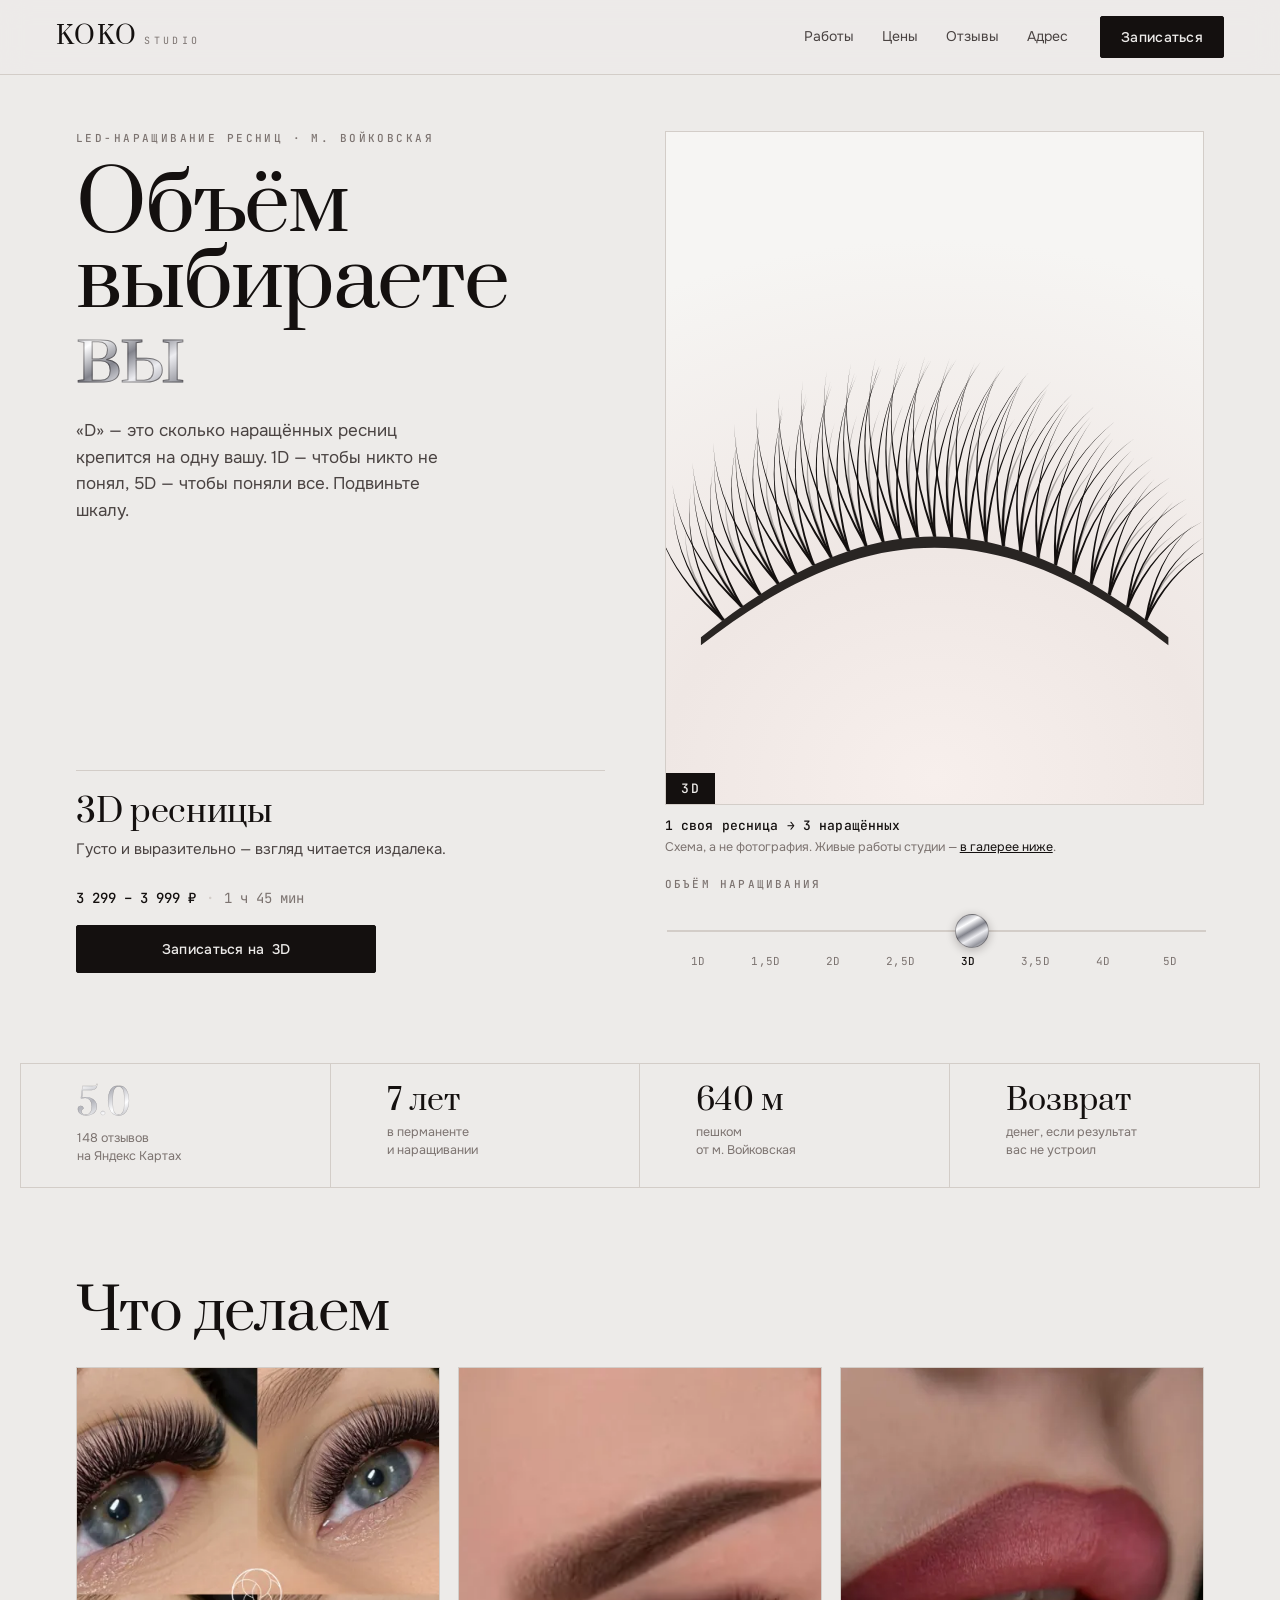
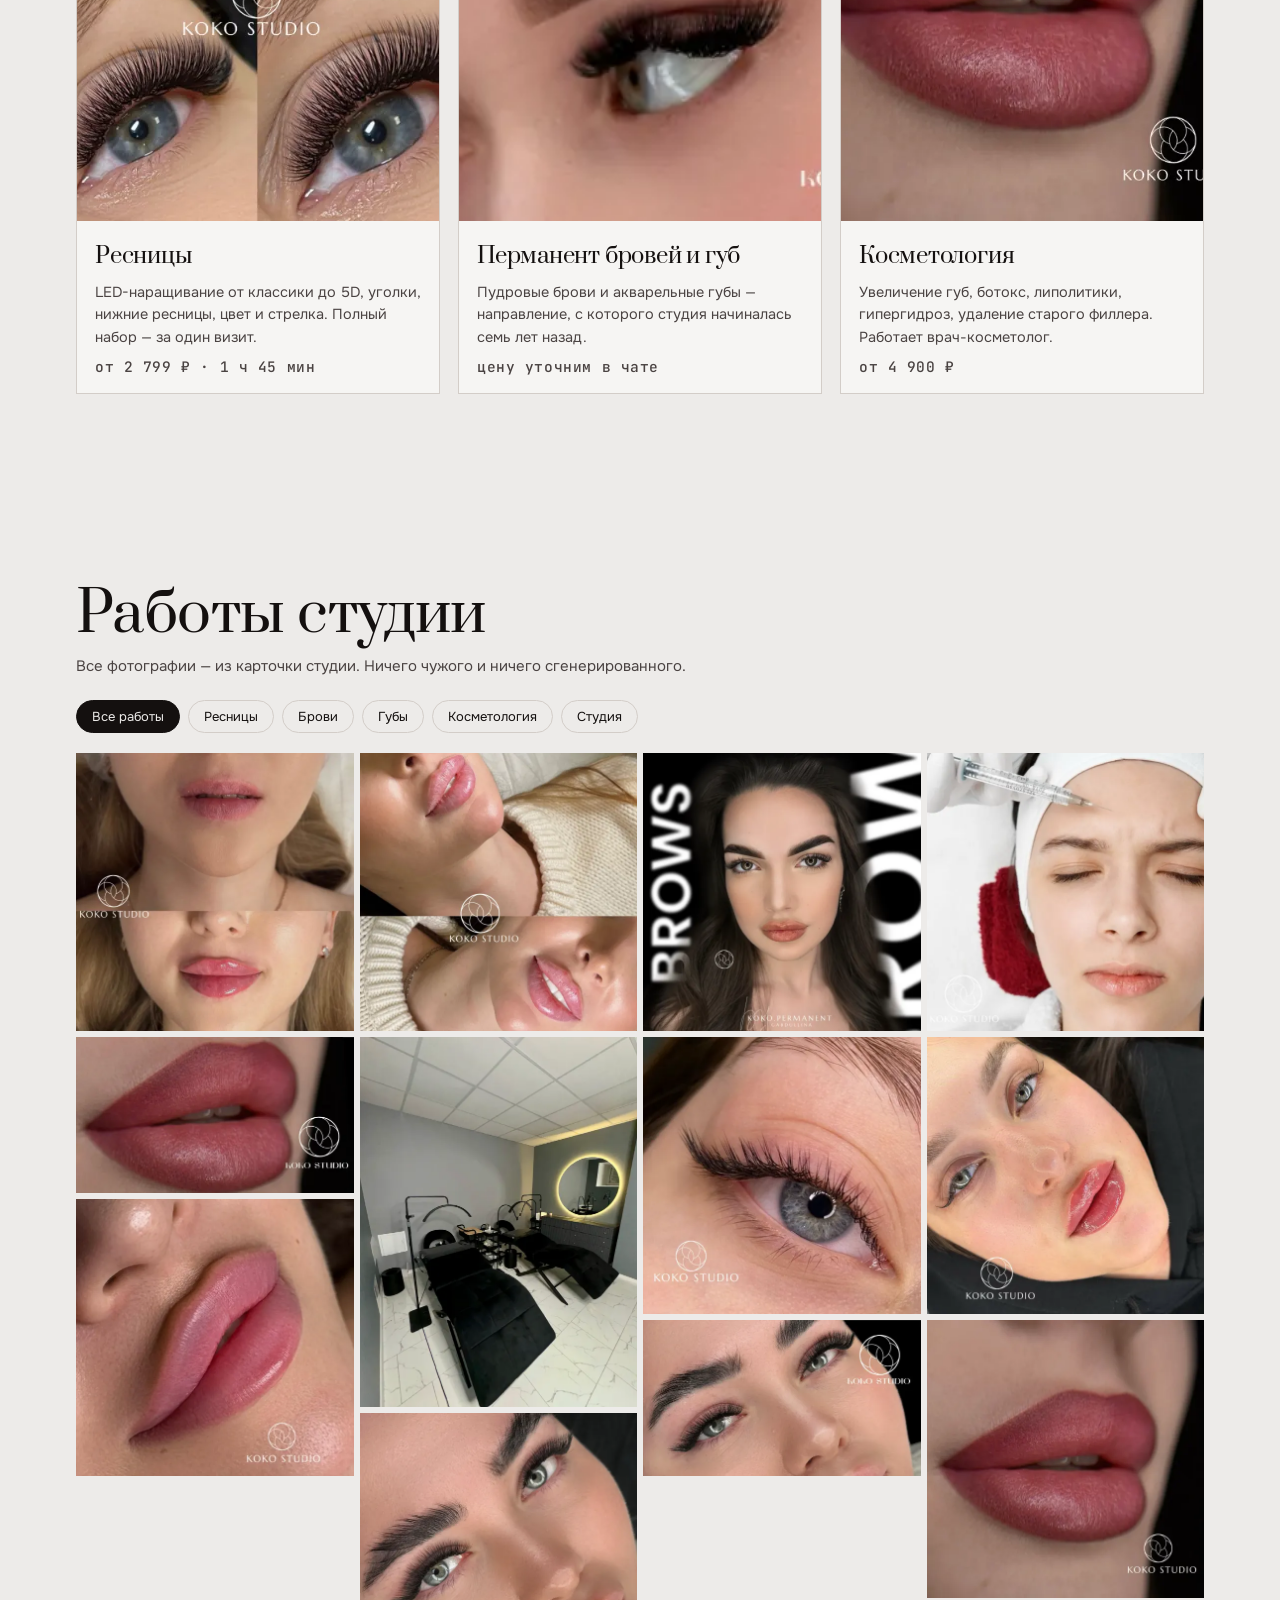
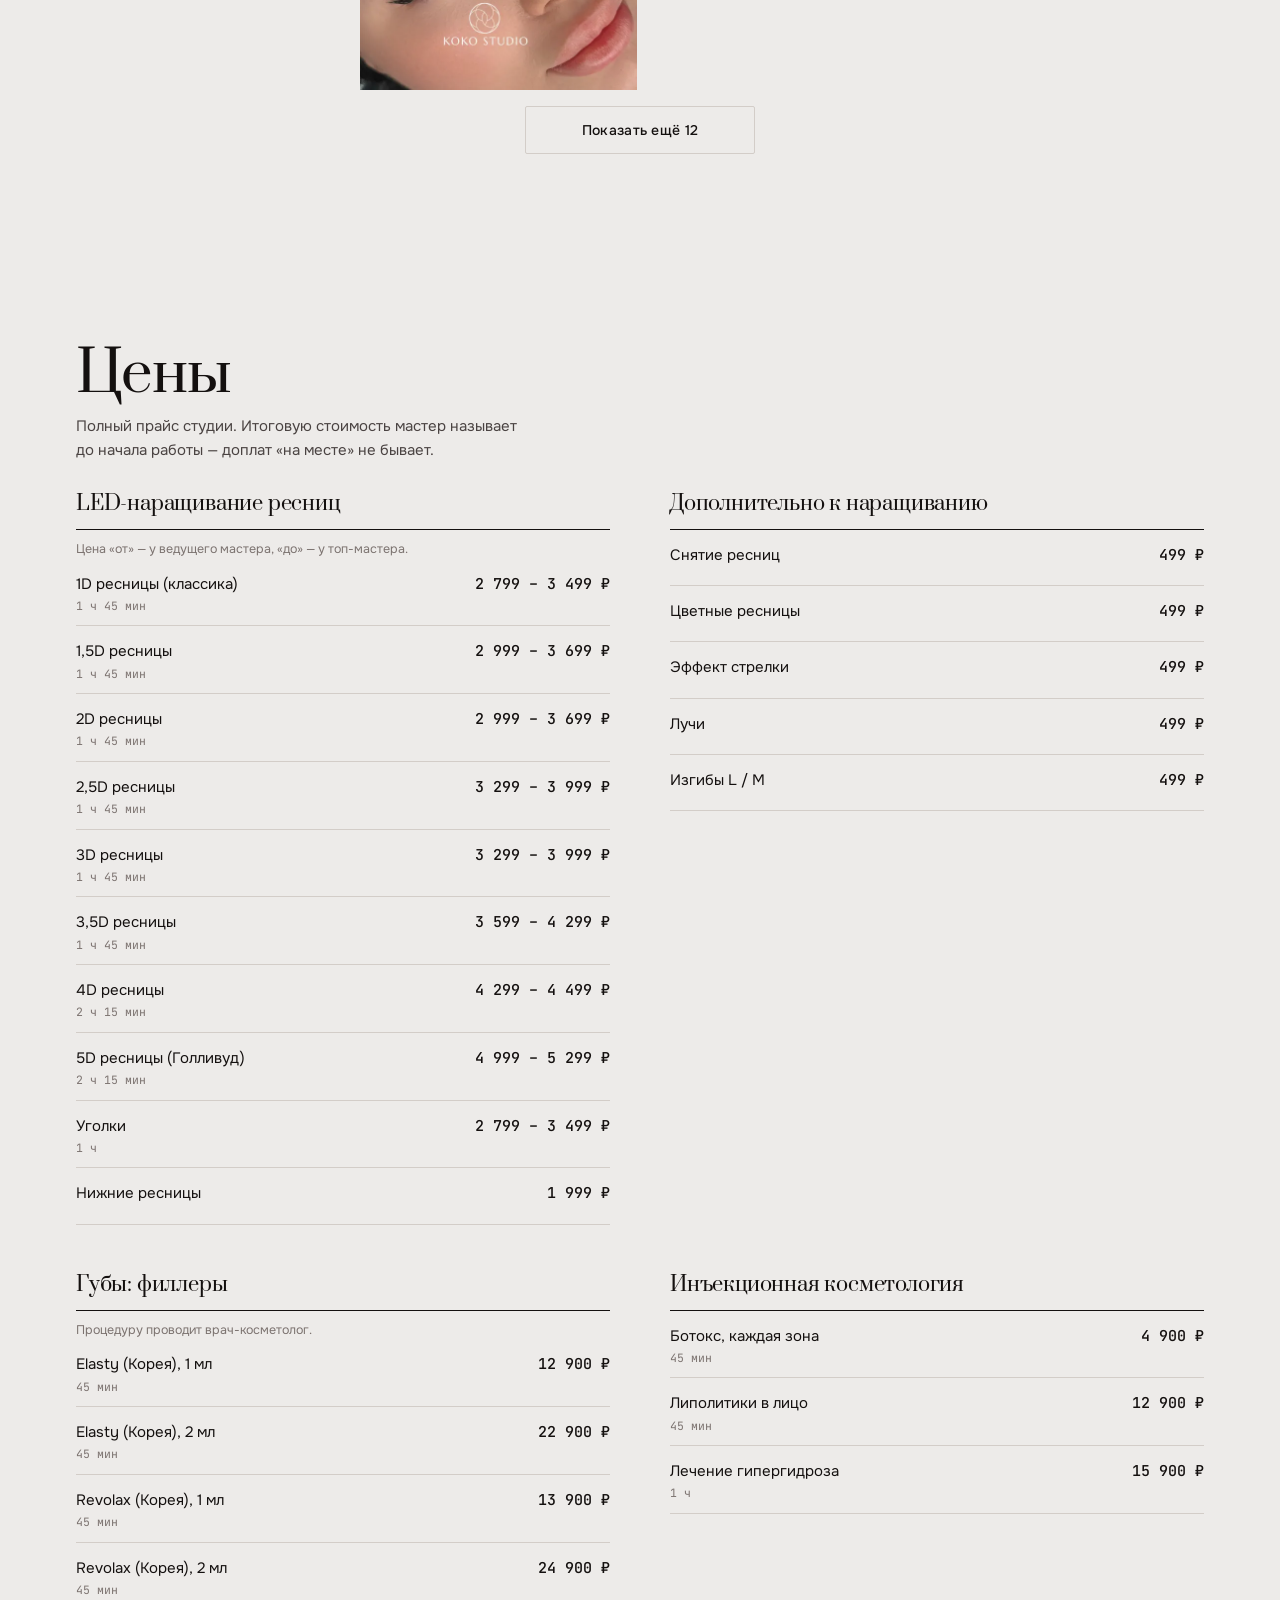
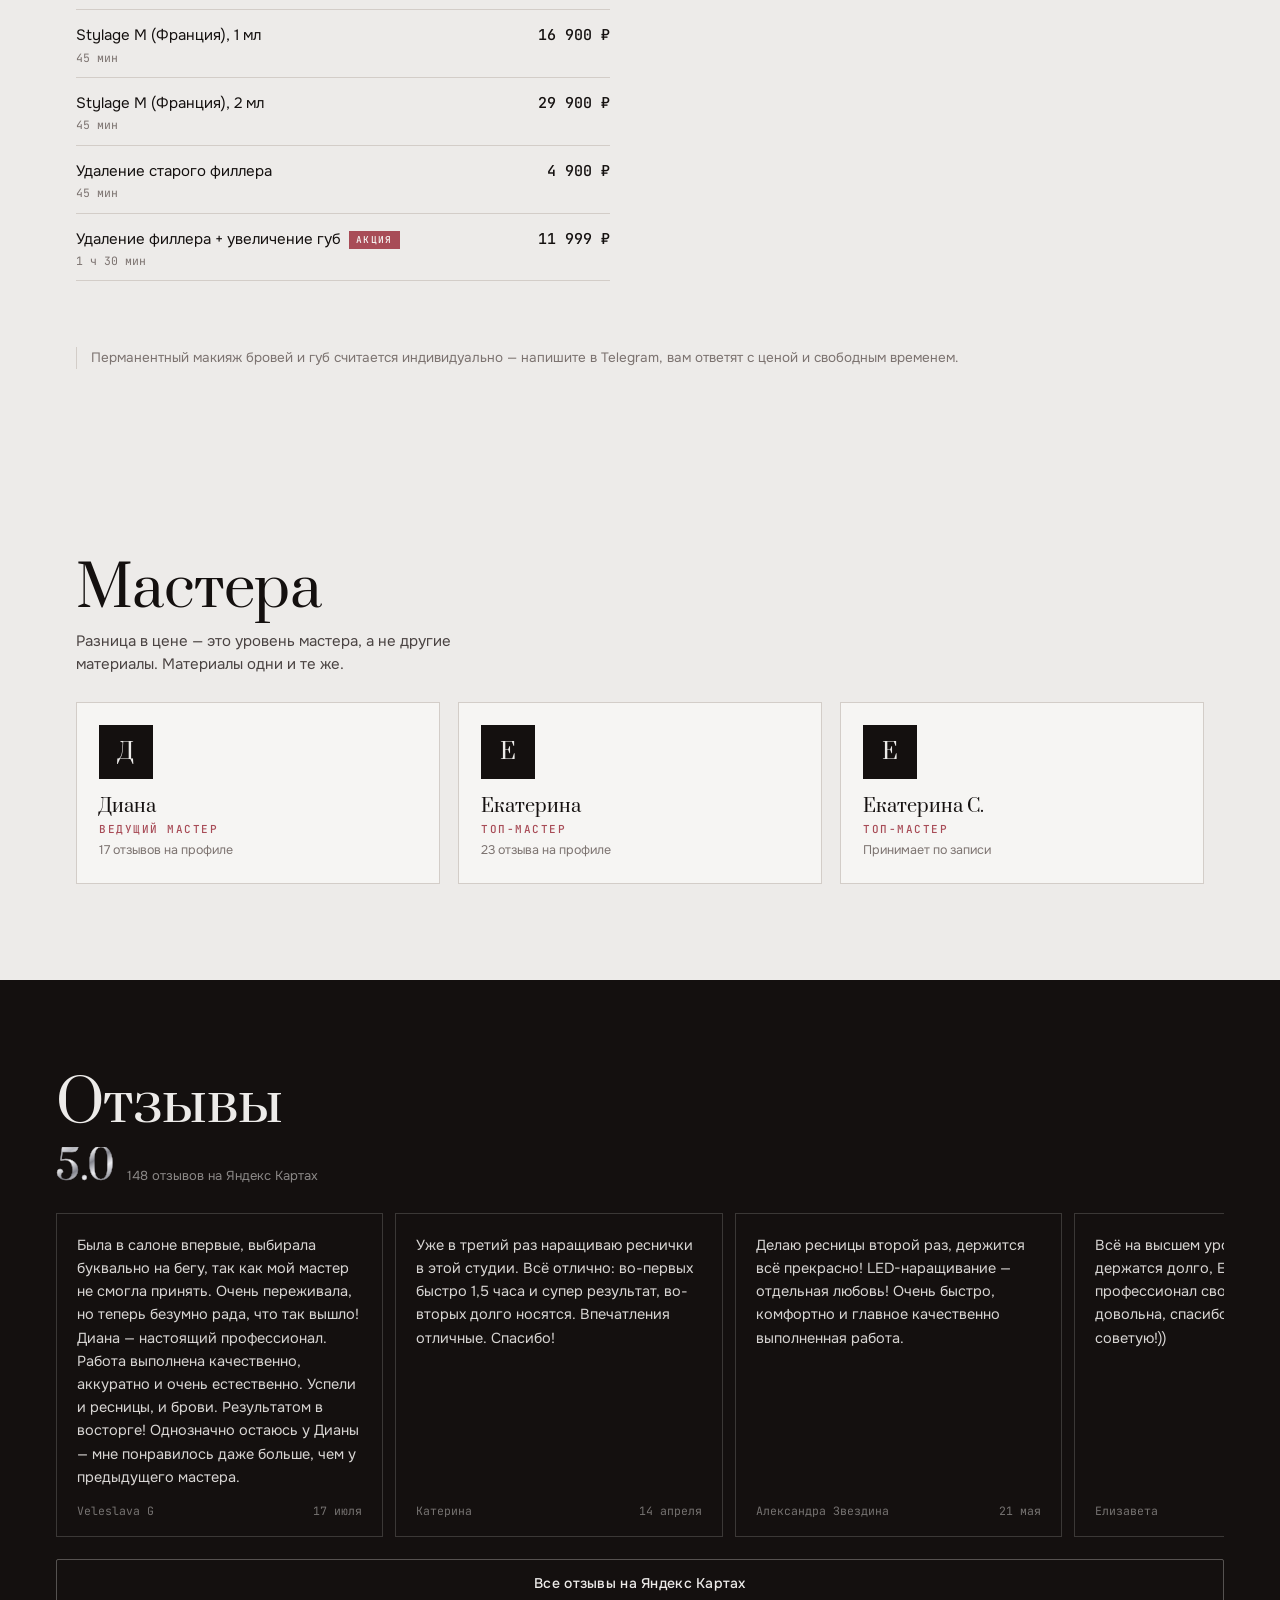
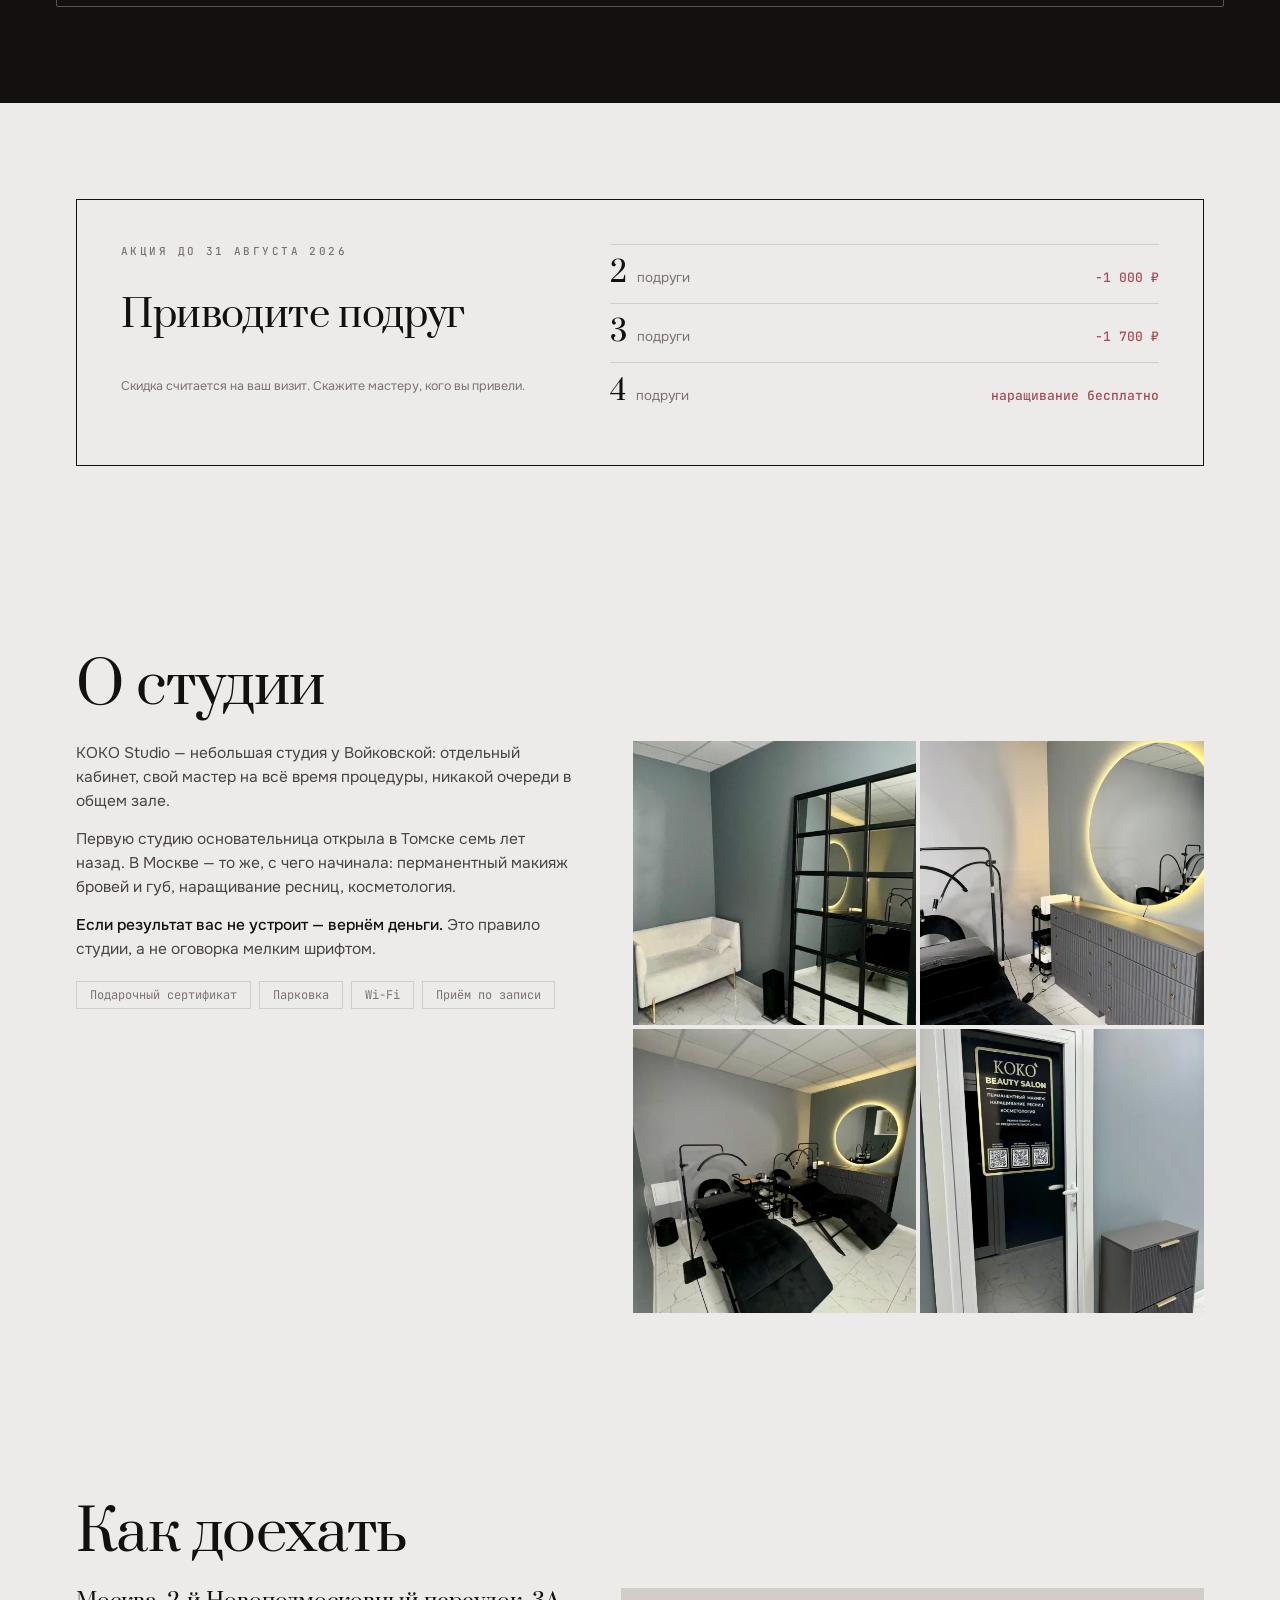
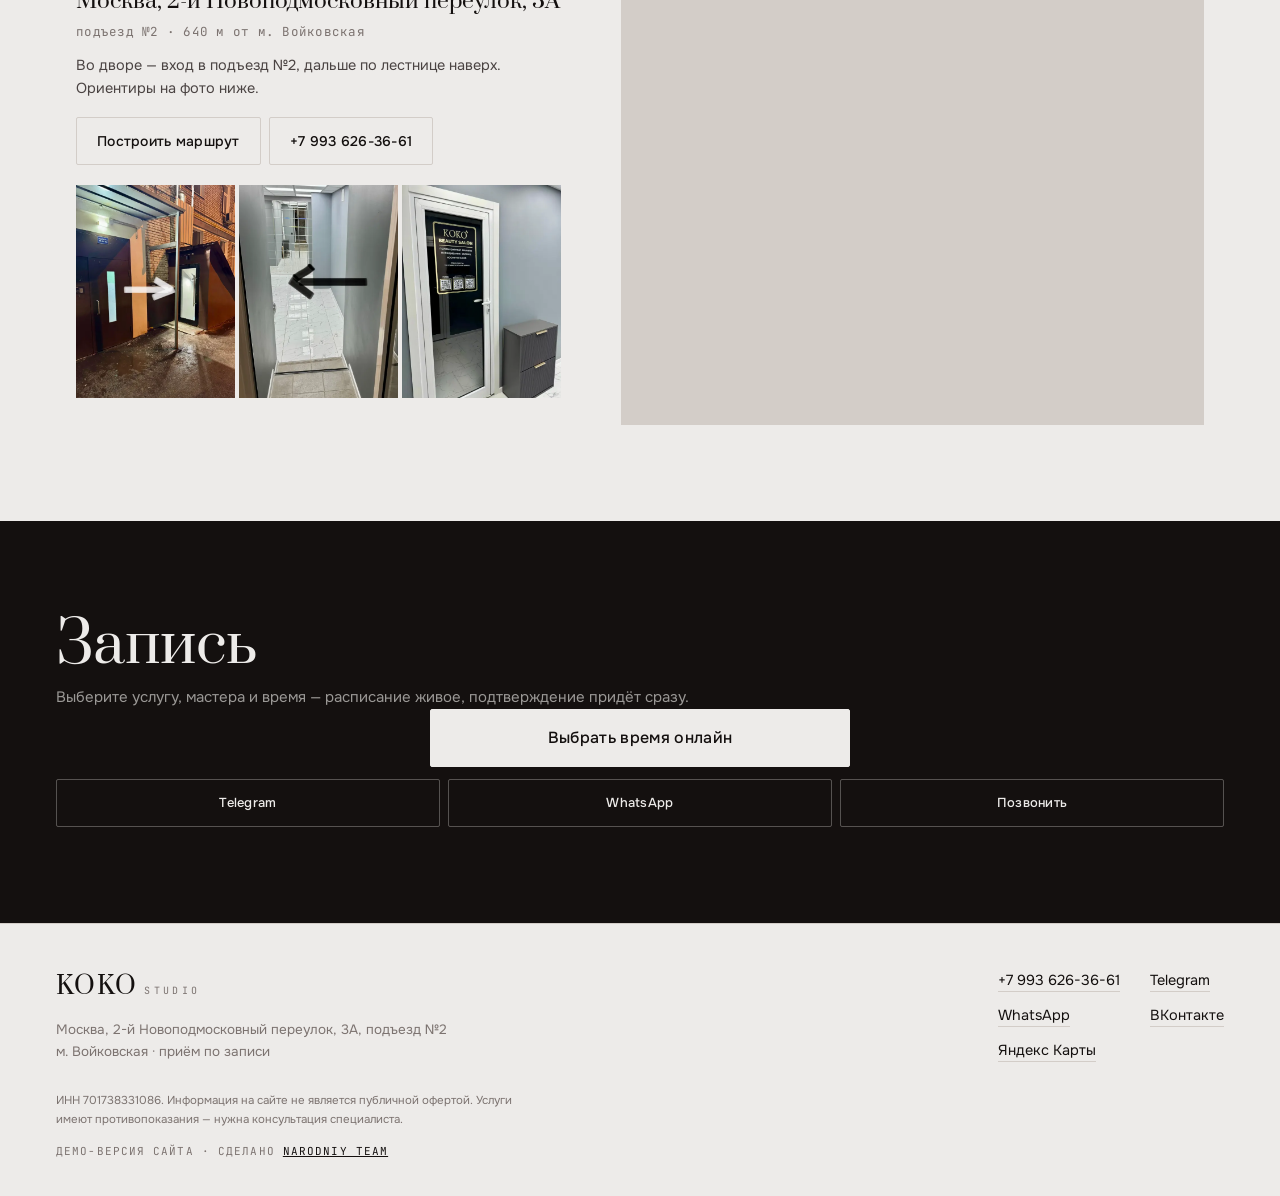
<file: index.html>
<!doctype html>
<html lang="ru">
<head>
<meta charset="utf-8">
<meta name="viewport" content="width=device-width, initial-scale=1, viewport-fit=cover">
<title>KOKO Studio — наращивание ресниц, перманент и косметология у м. Войковская</title>
<meta name="description" content="LED-наращивание ресниц от 2 799 ₽, перманентный макияж бровей и губ, инъекционная косметология. Москва, 2-й Новоподмосковный переулок, 3А, 640 м от м. Войковская. 5.0 на Яндекс Картах, 148 отзывов. Онлайн-запись.">
<meta name="theme-color" content="#EDEBE9">
<meta property="og:title" content="KOKO Studio — ресницы, брови, губы. м. Войковская">
<meta property="og:description" content="LED-наращивание от 2 799 ₽. 5.0 на Яндекс Картах, 148 отзывов. Запись онлайн.">
<meta property="og:type" content="website">
<link rel="icon" href="data:image/svg+xml,%3Csvg xmlns='http://www.w3.org/2000/svg' viewBox='0 0 32 32'%3E%3Crect width='32' height='32' fill='%2314100F'/%3E%3Ctext x='16' y='23' font-family='Georgia,serif' font-size='19' fill='%23EDEBE9' text-anchor='middle'%3EK%3C/text%3E%3C/svg%3E">
<link rel="preconnect" href="https://fonts.googleapis.com">
<link rel="preconnect" href="https://fonts.gstatic.com" crossorigin>
<link href="https://fonts.googleapis.com/css2?family=Prata&family=Onest:wght@300;400;500;600&family=JetBrains+Mono:wght@400;500&display=swap" rel="stylesheet">
<link rel="stylesheet" href="assets/css/style.css">
</head>
<body>

<a class="skip" href="#main">К содержанию</a>

<header class="bar" id="bar">
  <a class="bar__mark" href="#top" aria-label="KOKO Studio, наверх">
    <span class="mark__koko">KOKO</span><span class="mark__studio">studio</span>
  </a>
  <nav class="bar__nav" aria-label="Разделы">
    <a href="#works">Работы</a>
    <a href="#price">Цены</a>
    <a href="#reviews">Отзывы</a>
    <a href="#where">Адрес</a>
  </nav>
  <button class="btn btn--solid bar__cta" data-book>Записаться</button>
</header>

<main id="main">

<!-- ─────────── HERO / ШКАЛА ОБЪЁМА ─────────── -->
<section class="hero" id="top">
  <p class="eyebrow">LED-наращивание ресниц · м.&nbsp;Войковская</p>
  <h1 class="hero__h1">Объём<br>выбираете<br><em>вы</em></h1>
  <p class="hero__lede">
    «D» — это сколько наращённых ресниц крепится на одну вашу.
    1D — чтобы никто не понял, 5D — чтобы поняли все. Подвиньте шкалу.
  </p>

  <div class="scale" id="scale">
    <figure class="scale__stage">
      <svg id="scaleSvg" viewBox="0 46 400 300" role="img" aria-labelledby="scaleSvgTitle">
        <title id="scaleSvgTitle">Схема наращивания: три наращённых ресницы на одну свою</title>
      </svg>
      <figcaption class="scale__badge"><span id="scaleBadge">3D</span></figcaption>
    </figure>
    <p class="scale__legend">
      <b id="scaleRatio">1 своя ресница → 3 наращённых</b>
      Схема, а не фотография. Живые работы студии — <a href="#works">в галерее ниже</a>.
    </p>

    <div class="scale__control">
      <label class="scale__label" for="scaleRange">Объём наращивания</label>
      <input class="scale__range" id="scaleRange" type="range" min="0" max="7" step="1" value="4"
             aria-describedby="scaleReadout">
      <ol class="scale__ticks" id="scaleTicks"></ol>
    </div>
  </div>

  <div class="scale__readout" id="scaleReadout" aria-live="polite">
      <h2 class="scale__name" id="scaleName">3D ресницы</h2>
      <p class="scale__note" id="scaleNote">Густо и выразительно — взгляд читается издалека.</p>
      <p class="scale__meta"><span id="scalePrice">3 299 – 3 999 ₽</span><i>·</i><span id="scaleTime">1 ч 45 мин</span></p>
      <button class="btn btn--solid btn--wide" data-book>Записаться на <span id="scaleCta">3D</span></button>
  </div>
</section>

<!-- ─────────── ПОЛОСА ФАКТОВ ─────────── -->
<section class="facts" aria-label="Коротко о студии">
  <a class="fact fact--rating" href="https://yandex.ru/maps/org/146607739651" target="_blank" rel="noopener">
    <b class="chrome">5.0</b>
    <span>148 отзывов<br>на Яндекс Картах</span>
  </a>
  <div class="fact"><b>7 лет</b><span>в перманенте<br>и наращивании</span></div>
  <div class="fact"><b>640 м</b><span>пешком<br>от м. Войковская</span></div>
  <div class="fact"><b>Возврат</b><span>денег, если результат<br>вас не устроил</span></div>
</section>

<!-- ─────────── НАПРАВЛЕНИЯ ─────────── -->
<section class="sec" id="services">
  <h2 class="sec__h2">Что делаем</h2>
  <div class="cards">
    <article class="card">
      <img src="assets/photo/gallery-52-560.webp" alt="Объёмное наращивание ресниц" loading="lazy" width="560" height="560">
      <div class="card__body">
        <h3>Ресницы</h3>
        <p>LED-наращивание от классики до 5D, уголки, нижние ресницы, цвет и стрелка. Полный набор — за один визит.</p>
        <p class="card__price">от 2 799 ₽ · 1 ч 45 мин</p>
      </div>
    </article>
    <article class="card">
      <img src="assets/photo/gallery-08-560.webp" alt="Перманентный макияж бровей" loading="lazy" width="560" height="560">
      <div class="card__body">
        <h3>Перманент бровей и губ</h3>
        <p>Пудровые брови и акварельные губы — направление, с которого студия начиналась семь лет назад.</p>
        <p class="card__price">цену уточним в чате</p>
      </div>
    </article>
    <article class="card">
      <img src="assets/photo/gallery-25-560.webp" alt="Увеличение губ филлером" loading="lazy" width="560" height="560">
      <div class="card__body">
        <h3>Косметология</h3>
        <p>Увеличение губ, ботокс, липолитики, гипергидроз, удаление старого филлера. Работает врач-косметолог.</p>
        <p class="card__price">от 4 900 ₽</p>
      </div>
    </article>
  </div>
</section>

<!-- ─────────── РАБОТЫ ─────────── -->
<section class="sec sec--flush" id="works">
  <h2 class="sec__h2">Работы студии</h2>
  <p class="sec__sub">Все фотографии — из карточки студии. Ничего чужого и ничего сгенерированного.</p>
  <div class="chips" id="chips" role="tablist" aria-label="Фильтр работ"></div>
  <div class="grid" id="grid"></div>
  <button class="btn btn--ghost btn--wide" id="moreBtn">Показать ещё</button>
</section>

<!-- ─────────── ПРАЙС ─────────── -->
<section class="sec" id="price">
  <h2 class="sec__h2">Цены</h2>
  <p class="sec__sub">Полный прайс студии. Итоговую стоимость мастер называет до начала работы — доплат «на месте» не бывает.</p>
  <div id="priceOut"></div>
  <p class="note">Перманентный макияж бровей и губ считается индивидуально — напишите в Telegram, вам ответят с ценой и свободным временем.</p>
</section>

<!-- ─────────── МАСТЕРА ─────────── -->
<section class="sec" id="masters">
  <h2 class="sec__h2">Мастера</h2>
  <p class="sec__sub">Разница в цене — это уровень мастера, а не другие материалы. Материалы одни и те же.</p>
  <div class="masters" id="mastersList"></div>
</section>

<!-- ─────────── ОТЗЫВЫ ─────────── -->
<section class="sec sec--dark" id="reviews">
  <div class="reviews__head">
    <h2 class="sec__h2">Отзывы</h2>
    <p class="reviews__score"><b class="chrome">5.0</b> <span>148 отзывов на Яндекс Картах</span></p>
  </div>
  <div class="reviews" id="reviewsList"></div>
  <a class="btn btn--ghost btn--wide" href="https://yandex.ru/maps/org/146607739651" target="_blank" rel="noopener">Все отзывы на Яндекс Картах</a>
</section>

<!-- ─────────── АКЦИЯ ─────────── -->
<section class="sec" id="promo">
  <div class="promo">
    <p class="eyebrow">Акция до 31 августа 2026</p>
    <h2 class="promo__h2">Приводите подруг</h2>
    <ol class="promo__list">
      <li><b>2</b><span>подруги</span><i>−1 000 ₽</i></li>
      <li><b>3</b><span>подруги</span><i>−1 700 ₽</i></li>
      <li><b>4</b><span>подруги</span><i>наращивание бесплатно</i></li>
    </ol>
    <p class="promo__fine">Скидка считается на ваш визит. Скажите мастеру, кого вы привели.</p>
  </div>
</section>

<!-- ─────────── О СТУДИИ ─────────── -->
<section class="sec" id="about">
  <h2 class="sec__h2">О студии</h2>
  <div class="about">
    <div class="about__text">
      <p>KOKO Studio — небольшая студия у Войковской: отдельный кабинет, свой мастер на всё время процедуры, никакой очереди в общем зале.</p>
      <p>Первую студию основательница открыла в Томске семь лет назад. В Москве — то же, с чего начинала: перманентный макияж бровей и губ, наращивание ресниц, косметология.</p>
      <p><b>Если результат вас не устроит — вернём деньги.</b> Это правило студии, а не оговорка мелким шрифтом.</p>
      <ul class="about__tags">
        <li>Подарочный сертификат</li><li>Парковка</li><li>Wi-Fi</li><li>Приём по записи</li>
      </ul>
    </div>
    <div class="about__pics" id="aboutPics"></div>
  </div>
</section>

<!-- ─────────── АДРЕС ─────────── -->
<section class="sec" id="where">
  <h2 class="sec__h2">Как доехать</h2>
  <div class="where">
    <div class="where__info">
      <p class="where__addr">Москва, 2-й Новоподмосковный переулок, 3А<br><span>подъезд №2 · 640 м от м. Войковская</span></p>
      <p class="where__hint">Во дворе — вход в подъезд №2, дальше по лестнице наверх. Ориентиры на фото ниже.</p>
      <div class="where__links">
        <a class="btn btn--ghost" href="https://yandex.ru/maps/?ll=37.509469%2C55.816890&mode=routes&rtext=~55.816890%2C37.509469&z=17" target="_blank" rel="noopener">Построить маршрут</a>
        <a class="btn btn--ghost" href="tel:+79936263661">+7 993 626-36-61</a>
      </div>
      <div class="way" id="way"></div>
    </div>
    <div class="where__map">
      <iframe title="KOKO Studio на карте" src="https://yandex.ru/map-widget/v1/?ll=37.509469%2C55.816890&z=17&pt=37.509469,55.816890,pm2rdm" loading="lazy" allowfullscreen></iframe>
    </div>
  </div>
</section>

<!-- ─────────── ЗАПИСЬ ─────────── -->
<section class="sec sec--dark" id="book">
  <h2 class="sec__h2">Запись</h2>
  <p class="sec__sub sec__sub--light">Выберите услугу, мастера и время — расписание живое, подтверждение придёт сразу.</p>
  <button class="btn btn--solid btn--wide btn--big" data-book>Выбрать время онлайн</button>
  <div class="book__alt">
    <a class="btn btn--ghost" href="https://telegram.me/+79936263661" target="_blank" rel="noopener">Telegram</a>
    <a class="btn btn--ghost" href="https://wa.me/message/TTZQ6DDH67JNF1" target="_blank" rel="noopener">WhatsApp</a>
    <a class="btn btn--ghost" href="tel:+79936263661">Позвонить</a>
  </div>
</section>

</main>

<footer class="foot">
  <div class="foot__grid">
    <div>
      <a class="bar__mark" href="#top"><span class="mark__koko">KOKO</span><span class="mark__studio">studio</span></a>
      <p class="foot__addr">Москва, 2-й Новоподмосковный переулок, 3А, подъезд №2<br>м. Войковская · приём по записи</p>
    </div>
    <ul class="foot__links">
      <li><a href="tel:+79936263661">+7 993 626-36-61</a></li>
      <li><a href="https://telegram.me/+79936263661" target="_blank" rel="noopener">Telegram</a></li>
      <li><a href="https://wa.me/message/TTZQ6DDH67JNF1" target="_blank" rel="noopener">WhatsApp</a></li>
      <li><a href="https://vk.ru/kokostudiomsk" target="_blank" rel="noopener">ВКонтакте</a></li>
      <li><a href="https://yandex.ru/maps/org/146607739651" target="_blank" rel="noopener">Яндекс Карты</a></li>
    </ul>
  </div>
  <p class="foot__fine">
    ИНН 701738331086. Информация на сайте не является публичной офертой.
    Услуги имеют противопоказания — нужна консультация специалиста.
  </p>
  <p class="foot__by">Демо-версия сайта · сделано <a href="predlozhenie.html">Narodniy&nbsp;Team</a></p>
</footer>

<!-- Липкая панель действий на телефоне -->
<div class="dock">
  <button class="btn btn--solid dock__main" data-book>Записаться онлайн</button>
  <a class="dock__icon" href="https://telegram.me/+79936263661" target="_blank" rel="noopener" aria-label="Написать в Telegram">
    <svg viewBox="0 0 24 24" width="22" height="22" aria-hidden="true"><path fill="currentColor" d="M21.9 4.3 18.7 19c-.2 1-.9 1.3-1.7.8l-4.7-3.5-2.3 2.2c-.3.3-.5.5-1 .5l.3-4.8 8.8-8c.4-.3-.1-.5-.6-.2L6.6 12.9l-4.7-1.5c-1-.3-1-1 .2-1.5l18.4-7.1c.9-.3 1.6.2 1.4 1.5z"/></svg>
  </a>
</div>

<!-- Модалка записи -->
<div class="modal" id="modal" hidden>
  <div class="modal__panel" role="dialog" aria-modal="true" aria-label="Онлайн-запись в KOKO Studio">
    <div class="modal__head">
      <p>Онлайн-запись</p>
      <button class="modal__x" id="modalX" aria-label="Закрыть">×</button>
    </div>
    <div class="modal__body" id="modalBody"></div>
    <div class="modal__alt">
      <a class="btn btn--ghost" href="https://n596014.yclients.com/company/563183/personal/select-services?o=" target="_blank" rel="noopener">Открыть в отдельном окне</a>
      <a class="btn btn--ghost" href="https://telegram.me/+79936263661" target="_blank" rel="noopener">Написать в Telegram</a>
    </div>
  </div>
</div>

<!-- Просмотр фото -->
<div class="lb" id="lb" hidden>
  <button class="lb__x" id="lbX" aria-label="Закрыть">×</button>
  <button class="lb__nav lb__nav--prev" id="lbPrev" aria-label="Предыдущее фото">‹</button>
  <img id="lbImg" alt="">
  <button class="lb__nav lb__nav--next" id="lbNext" aria-label="Следующее фото">›</button>
</div>

<script src="assets/js/data.js"></script>
<script src="assets/js/app.js"></script>
</body>
</html>
</file>
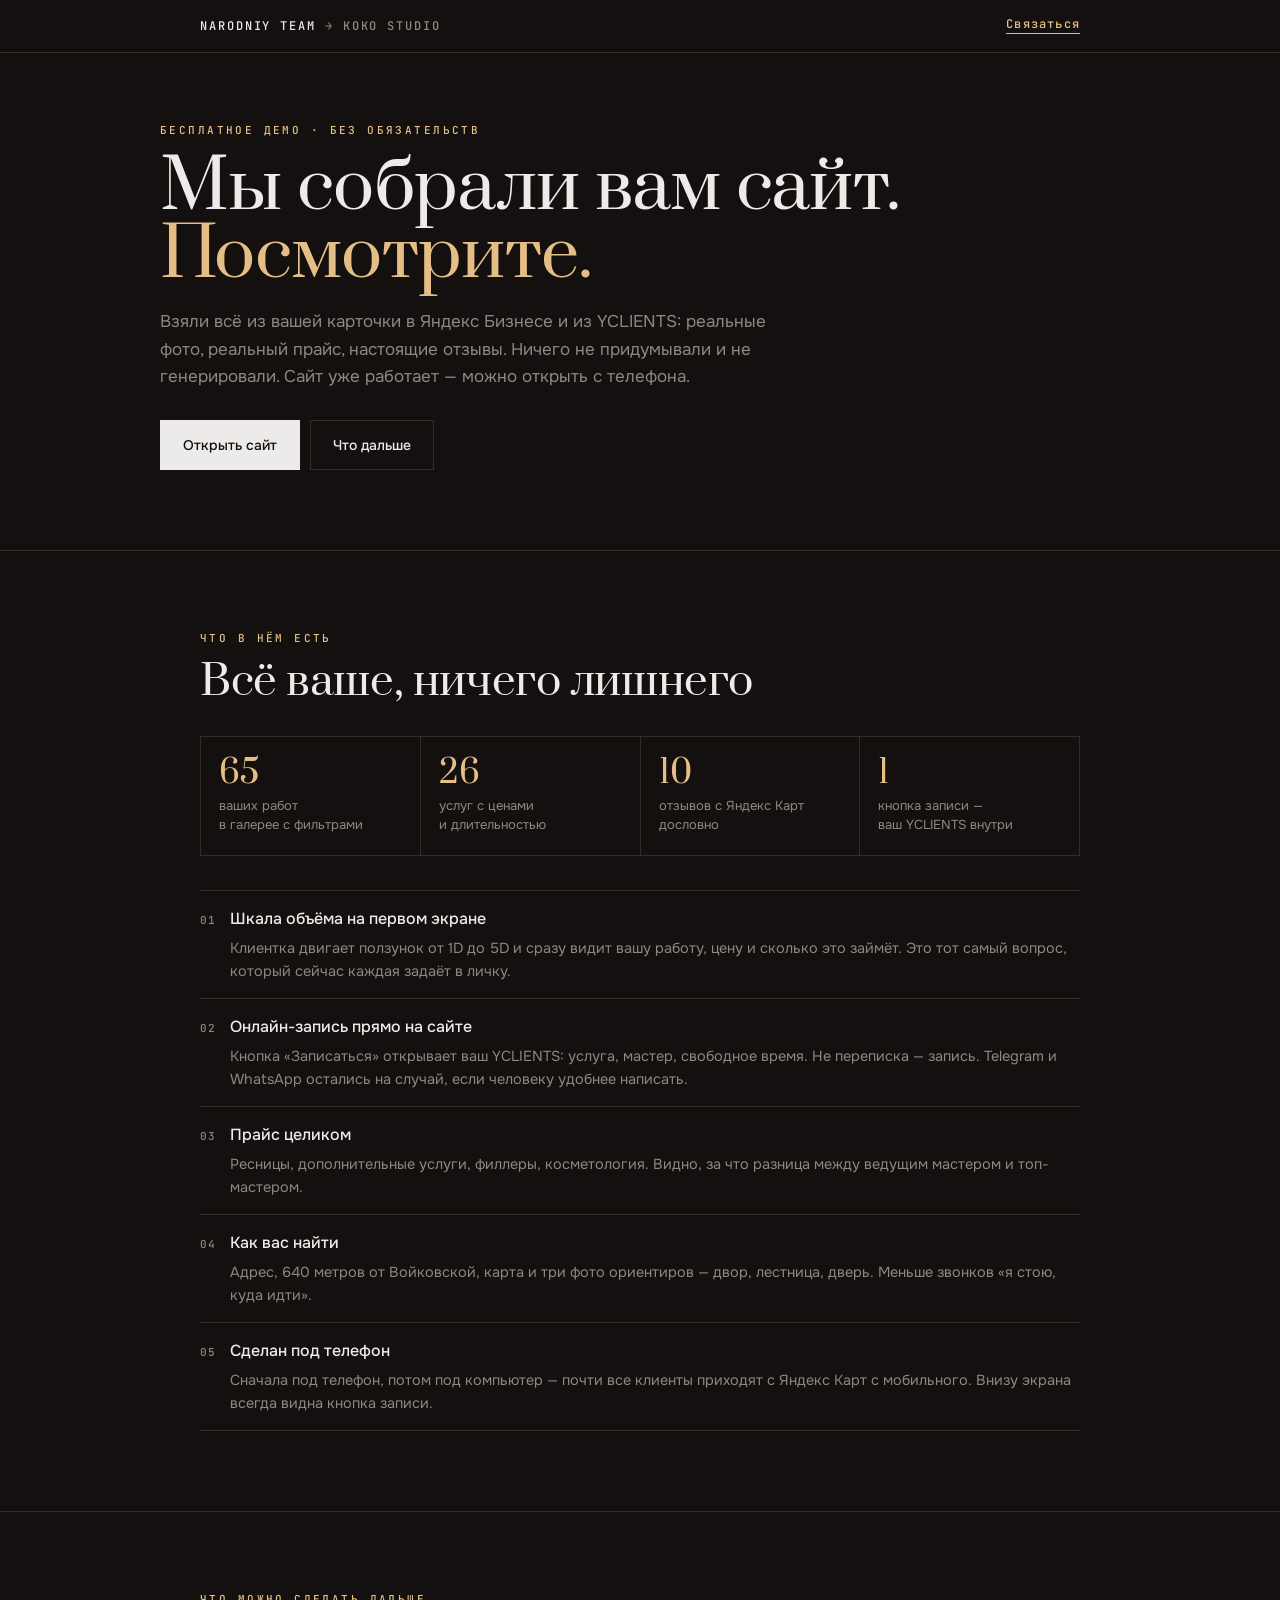
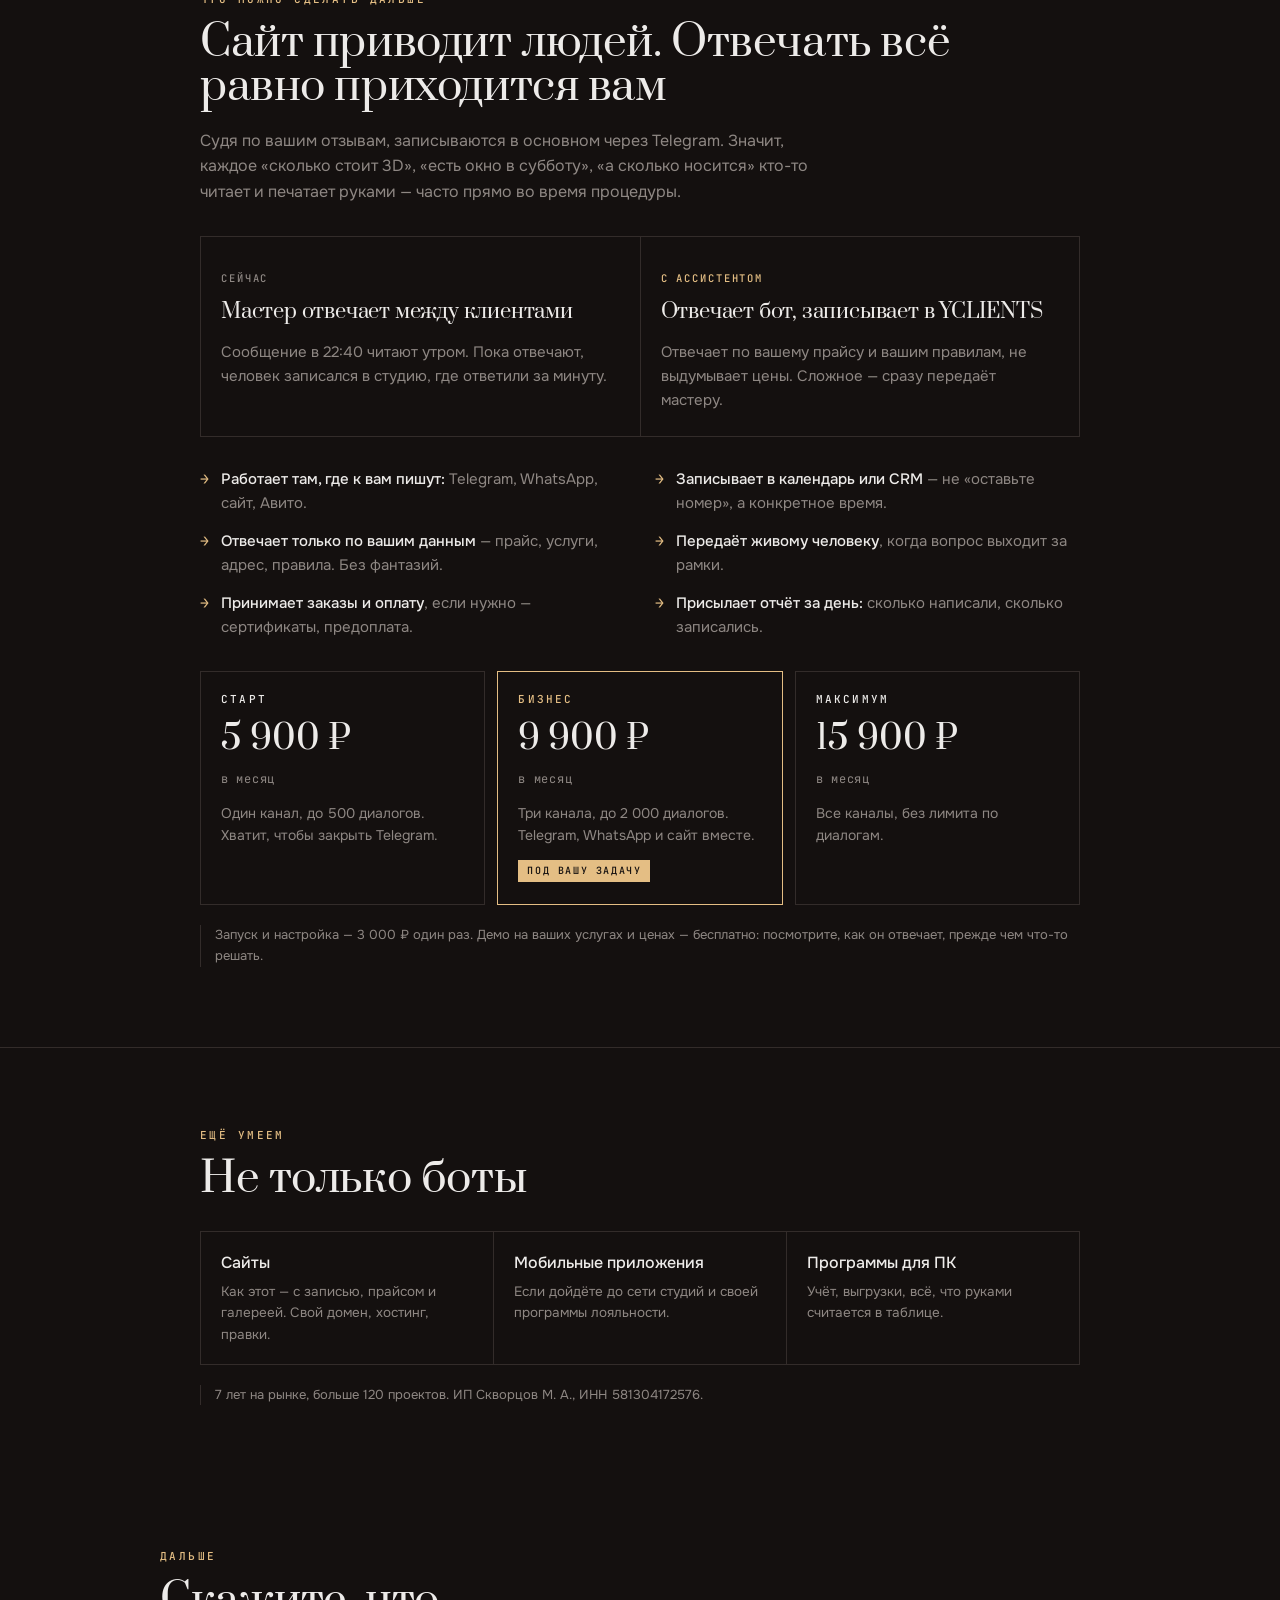
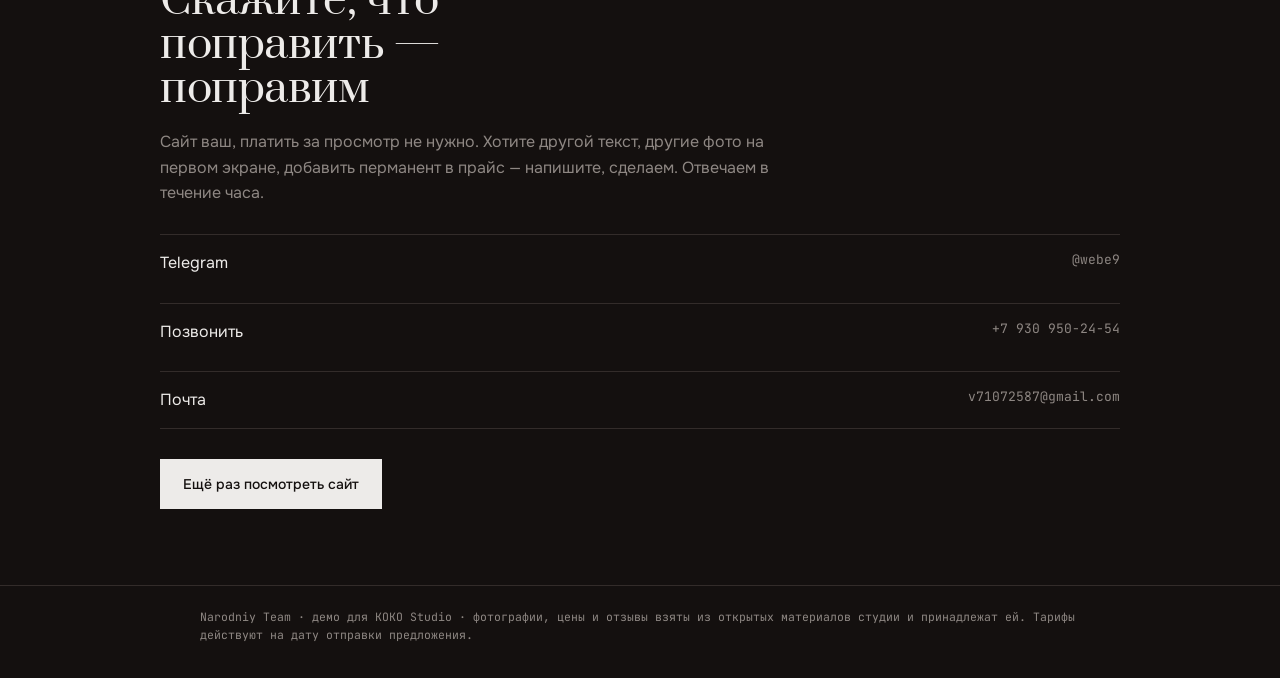
<file: predlozhenie.html>
<!doctype html>
<html lang="ru">
<head>
<meta charset="utf-8">
<meta name="viewport" content="width=device-width, initial-scale=1, viewport-fit=cover">
<title>Предложение для KOKO Studio — Narodniy Team</title>
<meta name="description" content="Бесплатное демо сайта для KOKO Studio и AI-ассистент, который отвечает клиентам и записывает их 24/7.">
<meta name="theme-color" content="#14100F">
<link rel="icon" href="data:image/svg+xml,%3Csvg xmlns='http://www.w3.org/2000/svg' viewBox='0 0 32 32'%3E%3Crect width='32' height='32' fill='%2314100F'/%3E%3Ctext x='16' y='23' font-family='monospace' font-size='18' fill='%23E4BE84' text-anchor='middle'%3EN%3C/text%3E%3C/svg%3E">
<link rel="preconnect" href="https://fonts.googleapis.com">
<link rel="preconnect" href="https://fonts.gstatic.com" crossorigin>
<link href="https://fonts.googleapis.com/css2?family=Prata&family=Onest:wght@300;400;500&family=JetBrains+Mono:wght@400;500&display=swap" rel="stylesheet">
<style>
:root{
  --ink:#14100F; --paper:#EDEBE9; --dim:#8E8783; --line:#332C2A;
  --glow:#E4BE84; --ember:#C96E78;
  --f-d:"Prata",Georgia,serif; --f-b:"Onest",system-ui,sans-serif; --f-m:"JetBrains Mono",monospace;
  --pad:20px;
}
*,*::before,*::after{box-sizing:border-box}
body{margin:0;background:var(--ink);color:var(--paper);font:400 16px/1.6 var(--f-b);-webkit-text-size-adjust:100%}
h1,h2,h3{margin:0;font-weight:400;font-family:var(--f-d);letter-spacing:-.01em}
p{margin:0}ul,ol{margin:0;padding:0;list-style:none}
a{color:inherit}
img{max-width:100%;display:block}
:focus-visible{outline:2px solid var(--glow);outline-offset:3px}

.wrap{max-width:960px;margin:0 auto;padding:0 var(--pad)}
.sec{padding:60px 0;border-top:1px solid var(--line)}
.sec:first-of-type{border-top:0}
.kicker{font:500 11px/1.4 var(--f-m);letter-spacing:.22em;text-transform:uppercase;color:var(--glow)}
h2{font-size:clamp(28px,7vw,42px);line-height:1.05;margin-top:14px}
.lede{margin-top:18px;color:var(--dim);max-width:56ch;font-size:16px}

/* шапка */
.top{padding:18px 0;border-bottom:1px solid var(--line)}
.top .wrap{display:flex;align-items:center;justify-content:space-between;gap:12px}
.who{font:500 12px/1 var(--f-m);letter-spacing:.16em;text-transform:uppercase}
.who i{font-style:normal;color:var(--dim)}
.tocta{font:500 12px/1 var(--f-m);letter-spacing:.1em;color:var(--glow);text-decoration:none;border-bottom:1px solid currentColor;padding-bottom:3px}

/* герой */
.hero{padding:52px 0 60px}
.hero h1{font-size:clamp(38px,10.5vw,68px);line-height:1.0;margin-top:16px}
.hero h1 em{font-style:normal;color:var(--glow)}
.hero .lede{font-size:17px}
.acts{display:flex;flex-wrap:wrap;gap:10px;margin-top:30px}
.btn{
  display:inline-flex;align-items:center;justify-content:center;
  min-height:50px;padding:0 22px;border:1px solid var(--paper);
  font:500 14px/1 var(--f-b);text-decoration:none;transition:.18s background,.18s color;
}
.btn--fill{background:var(--paper);color:var(--ink)}
.btn--fill:hover{background:var(--glow);border-color:var(--glow)}
.btn--line{border-color:var(--line);color:var(--paper)}
.btn--line:hover{border-color:var(--paper)}

/* что внутри */
.stats{display:grid;grid-template-columns:1fr 1fr;gap:1px;background:var(--line);margin-top:32px;border:1px solid var(--line)}
.stat{background:var(--ink);padding:20px 18px}
.stat b{display:block;font-family:var(--f-d);font-size:32px;font-weight:400;line-height:1;color:var(--glow)}
.stat span{display:block;margin-top:8px;font-size:13px;color:var(--dim);line-height:1.45}

.did{margin-top:34px}
.did li{display:grid;grid-template-columns:auto 1fr;gap:14px;padding:15px 0;border-top:1px solid var(--line);align-items:baseline}
.did li:last-child{border-bottom:1px solid var(--line)}
.did em{font:500 11px/1 var(--f-m);font-style:normal;color:var(--dim);letter-spacing:.1em}
.did b{font-weight:500}
.did p{margin-top:5px;font-size:14.5px;color:var(--dim)}

/* проблема → решение */
.pair{display:grid;gap:1px;background:var(--line);border:1px solid var(--line);margin-top:32px}
.pair > div{background:var(--ink);padding:24px 20px}
.pair h3{font-size:20px}
.pair .tag{font:500 10.5px/1 var(--f-m);letter-spacing:.18em;text-transform:uppercase;color:var(--dim)}
.pair .tag--good{color:var(--glow)}
.pair p{margin-top:12px;font-size:15px;color:var(--dim)}
.pair h3{margin-top:12px}

/* умеет */
.can{margin-top:30px;display:grid;gap:12px}
.can li{display:grid;grid-template-columns:auto 1fr;gap:12px;font-size:15px;color:var(--dim)}
.can li::before{content:"→";color:var(--glow);font-family:var(--f-m)}
.can b{color:var(--paper);font-weight:500}

/* тарифы */
.plans{display:grid;gap:12px;margin-top:32px}
.plan{border:1px solid var(--line);padding:22px 20px;display:flex;flex-direction:column}
.plan--pick{border-color:var(--glow)}
.plan__name{font:500 11px/1 var(--f-m);letter-spacing:.2em;text-transform:uppercase}
.plan--pick .plan__name{color:var(--glow)}
.plan__cost{margin-top:16px;font-family:var(--f-d);font-size:34px;line-height:1}
.plan__cost small{font-family:var(--f-m);font-size:12px;color:var(--dim);letter-spacing:.06em}
.plan__what{margin-top:14px;font-size:14px;color:var(--dim);line-height:1.55}
.plan__badge{margin-top:14px;align-self:flex-start;font:500 10px/1 var(--f-m);letter-spacing:.16em;text-transform:uppercase;color:var(--ink);background:var(--glow);padding:6px 9px}
.fine{margin-top:20px;font-size:13px;color:var(--dim);border-left:1px solid var(--line);padding-left:14px}

/* прочее */
.also{display:grid;gap:1px;background:var(--line);border:1px solid var(--line);margin-top:30px}
.also div{background:var(--ink);padding:18px 20px}
.also b{display:block;font-weight:500}
.also span{display:block;margin-top:5px;font-size:13.5px;color:var(--dim)}

/* контакты */
.end{padding:64px 0 76px}
.end h2{max-width:16ch}
.contacts{margin-top:28px;display:grid;gap:12px}
.contacts a{display:flex;justify-content:space-between;gap:14px;padding:15px 0;border-top:1px solid var(--line);text-decoration:none;font-size:16px}
.contacts a:last-child{border-bottom:1px solid var(--line)}
.contacts span{font:400 13px/1.5 var(--f-m);color:var(--dim)}
.foot{padding:22px 0 34px;font:400 11.5px/1.6 var(--f-m);color:var(--dim);border-top:1px solid var(--line)}

@media (min-width:720px){
  :root{--pad:40px}
  .sec{padding:80px 0}
  .hero{padding:70px 0 80px}
  .stats{grid-template-columns:repeat(4,1fr)}
  .pair{grid-template-columns:1fr 1fr}
  .plans{grid-template-columns:repeat(3,1fr)}
  .also{grid-template-columns:repeat(3,1fr)}
  .can{grid-template-columns:1fr 1fr;gap:14px 30px}
}
@media (prefers-reduced-motion:reduce){*{transition:none !important}}
</style>
</head>
<body>

<header class="top">
  <div class="wrap">
    <p class="who">Narodniy Team <i>→ KOKO Studio</i></p>
    <a class="tocta" href="#contacts">Связаться</a>
  </div>
</header>

<main>

<section class="hero wrap">
  <p class="kicker">Бесплатное демо · без обязательств</p>
  <h1>Мы собрали вам сайт.<br><em>Посмотрите.</em></h1>
  <p class="lede">
    Взяли всё из вашей карточки в Яндекс Бизнесе и из YCLIENTS: реальные фото, реальный прайс,
    настоящие отзывы. Ничего не придумывали и не генерировали. Сайт уже работает — можно открыть с телефона.
  </p>
  <div class="acts">
    <a class="btn btn--fill" href="index.html">Открыть сайт</a>
    <a class="btn btn--line" href="#assistant">Что дальше</a>
  </div>
</section>

<section class="sec">
  <div class="wrap">
    <p class="kicker">Что в нём есть</p>
    <h2>Всё ваше, ничего лишнего</h2>

    <div class="stats">
      <div class="stat"><b>65</b><span>ваших работ<br>в галерее с фильтрами</span></div>
      <div class="stat"><b>26</b><span>услуг с ценами<br>и длительностью</span></div>
      <div class="stat"><b>10</b><span>отзывов с Яндекс Карт<br>дословно</span></div>
      <div class="stat"><b>1</b><span>кнопка записи —<br>ваш YCLIENTS внутри</span></div>
    </div>

    <ol class="did">
      <li><em>01</em><div>
        <b>Шкала объёма на первом экране</b>
        <p>Клиентка двигает ползунок от 1D до 5D и сразу видит вашу работу, цену и сколько это займёт. Это тот самый вопрос, который сейчас каждая задаёт в личку.</p>
      </div></li>
      <li><em>02</em><div>
        <b>Онлайн-запись прямо на сайте</b>
        <p>Кнопка «Записаться» открывает ваш YCLIENTS: услуга, мастер, свободное время. Не переписка — запись. Telegram и WhatsApp остались на случай, если человеку удобнее написать.</p>
      </div></li>
      <li><em>03</em><div>
        <b>Прайс целиком</b>
        <p>Ресницы, дополнительные услуги, филлеры, косметология. Видно, за что разница между ведущим мастером и топ-мастером.</p>
      </div></li>
      <li><em>04</em><div>
        <b>Как вас найти</b>
        <p>Адрес, 640 метров от Войковской, карта и три фото ориентиров — двор, лестница, дверь. Меньше звонков «я стою, куда идти».</p>
      </div></li>
      <li><em>05</em><div>
        <b>Сделан под телефон</b>
        <p>Сначала под телефон, потом под компьютер — почти все клиенты приходят с Яндекс Карт с мобильного. Внизу экрана всегда видна кнопка записи.</p>
      </div></li>
    </ol>
  </div>
</section>

<section class="sec" id="assistant">
  <div class="wrap">
    <p class="kicker">Что можно сделать дальше</p>
    <h2>Сайт приводит людей. Отвечать всё равно приходится вам</h2>
    <p class="lede">
      Судя по вашим отзывам, записываются в основном через Telegram. Значит, каждое «сколько стоит 3D»,
      «есть окно в субботу», «а сколько носится» кто-то читает и печатает руками — часто прямо во время процедуры.
    </p>

    <div class="pair">
      <div>
        <p class="tag">Сейчас</p>
        <h3>Мастер отвечает между клиентами</h3>
        <p>Сообщение в 22:40 читают утром. Пока отвечают, человек записался в студию, где ответили за минуту.</p>
      </div>
      <div>
        <p class="tag tag--good">С ассистентом</p>
        <h3>Отвечает бот, записывает в YCLIENTS</h3>
        <p>Отвечает по вашему прайсу и вашим правилам, не выдумывает цены. Сложное — сразу передаёт мастеру.</p>
      </div>
    </div>

    <ul class="can">
      <li><span><b>Работает там, где к вам пишут:</b> Telegram, WhatsApp, сайт, Авито.</span></li>
      <li><span><b>Записывает в календарь или CRM</b> — не «оставьте номер», а конкретное время.</span></li>
      <li><span><b>Отвечает только по вашим данным</b> — прайс, услуги, адрес, правила. Без фантазий.</span></li>
      <li><span><b>Передаёт живому человеку</b>, когда вопрос выходит за рамки.</span></li>
      <li><span><b>Принимает заказы и оплату</b>, если нужно — сертификаты, предоплата.</span></li>
      <li><span><b>Присылает отчёт за день:</b> сколько написали, сколько записались.</span></li>
    </ul>

    <div class="plans">
      <div class="plan">
        <p class="plan__name">Старт</p>
        <p class="plan__cost">5 900 ₽<br><small>в месяц</small></p>
        <p class="plan__what">Один канал, до 500 диалогов. Хватит, чтобы закрыть Telegram.</p>
      </div>
      <div class="plan plan--pick">
        <p class="plan__name">Бизнес</p>
        <p class="plan__cost">9 900 ₽<br><small>в месяц</small></p>
        <p class="plan__what">Три канала, до 2 000 диалогов. Telegram, WhatsApp и сайт вместе.</p>
        <p class="plan__badge">Под вашу задачу</p>
      </div>
      <div class="plan">
        <p class="plan__name">Максимум</p>
        <p class="plan__cost">15 900 ₽<br><small>в месяц</small></p>
        <p class="plan__what">Все каналы, без лимита по диалогам.</p>
      </div>
    </div>
    <p class="fine">Запуск и настройка — 3 000 ₽ один раз. Демо на ваших услугах и ценах — бесплатно: посмотрите, как он отвечает, прежде чем что-то решать.</p>
  </div>
</section>

<section class="sec">
  <div class="wrap">
    <p class="kicker">Ещё умеем</p>
    <h2>Не только боты</h2>
    <div class="also">
      <div><b>Сайты</b><span>Как этот — с записью, прайсом и галереей. Свой домен, хостинг, правки.</span></div>
      <div><b>Мобильные приложения</b><span>Если дойдёте до сети студий и своей программы лояльности.</span></div>
      <div><b>Программы для ПК</b><span>Учёт, выгрузки, всё, что руками считается в таблице.</span></div>
    </div>
    <p class="fine">7 лет на рынке, больше 120 проектов. ИП Скворцов М. А., ИНН 581304172576.</p>
  </div>
</section>

<section class="end wrap" id="contacts">
  <p class="kicker">Дальше</p>
  <h2>Скажите, что поправить — поправим</h2>
  <p class="lede">Сайт ваш, платить за просмотр не нужно. Хотите другой текст, другие фото на первом экране, добавить перманент в прайс — напишите, сделаем. Отвечаем в течение часа.</p>
  <div class="contacts">
    <a href="https://t.me/webe9" target="_blank" rel="noopener">Telegram <span>@webe9</span></a>
    <a href="tel:+79309502454">Позвонить <span>+7 930 950-24-54</span></a>
    <a href="mailto:v71072587@gmail.com">Почта <span>v71072587@gmail.com</span></a>
  </div>
  <div class="acts">
    <a class="btn btn--fill" href="index.html">Ещё раз посмотреть сайт</a>
  </div>
</section>

</main>

<footer class="foot">
  <div class="wrap">
    Narodniy Team · демо для KOKO Studio · фотографии, цены и отзывы взяты из открытых материалов студии
    и принадлежат ей. Тарифы действуют на дату отправки предложения.
  </div>
</footer>

</body>
</html>
</file>
<file: assets/css/style.css>
/* ══════════════════════════════════════════════════════════
   KOKO Studio — демо
   Палитра снята с реальной студии: белые стены, чёрный металл,
   тёплая подсветка зеркала, хром из логотипа, тон перманента губ.
   ══════════════════════════════════════════════════════════ */

:root{
  --porcelain:#EDEBE9;      /* стены студии */
  --paper:#F6F5F3;
  --ink:#14100F;            /* чёрный металл */
  --ink-70:#4A4342;
  --ink-45:#7C7370;
  --mist:#D3CDC8;           /* волосяные линии */
  --ember:#A84C57;          /* тон перманента губ */
  --ember-dim:#C98A91;
  --glow:#E4BE84;           /* подсветка зеркала */

  --chrome:linear-gradient(150deg,#FBFBFC 0%,#B4B5BC 16%,#FEFEFF 30%,#82838C 48%,#EDEDF1 64%,#94959D 82%,#F7F7F9 100%);

  --f-display:"Prata",Georgia,serif;
  --f-body:"Onest",system-ui,-apple-system,"Segoe UI",sans-serif;
  --f-mono:"JetBrains Mono",ui-monospace,"SF Mono",monospace;

  --pad:20px;
  --gap:14px;
  --r:2px;                  /* почти без скруглений — как метал. рама в студии */
  --dock-h:78px;
}

*,*::before,*::after{box-sizing:border-box}
html{-webkit-text-size-adjust:100%}
body{
  margin:0;
  background:var(--porcelain);
  color:var(--ink);
  font:400 16px/1.55 var(--f-body);
  overflow-x:hidden;
  padding-bottom:calc(var(--dock-h) + env(safe-area-inset-bottom));
}
img{max-width:100%;display:block;height:auto}
a{color:inherit}
h1,h2,h3{margin:0;font-weight:400;font-family:var(--f-display);letter-spacing:-.01em}
p{margin:0}
ul,ol{margin:0;padding:0;list-style:none}
button{font:inherit;color:inherit;background:none;border:0;cursor:pointer}

:focus-visible{outline:2px solid var(--ember);outline-offset:3px}

.skip{position:absolute;left:-999px;top:0;z-index:99;background:var(--ink);color:var(--porcelain);padding:10px 16px}
.skip:focus{left:0}

.chrome{
  background:var(--chrome);
  -webkit-background-clip:text;background-clip:text;
  color:transparent;
  -webkit-text-stroke:.4px rgba(20,16,15,.28);
}

/* ─────────── кнопки ─────────── */
.btn{
  display:inline-flex;align-items:center;justify-content:center;gap:.5em;
  min-height:48px;padding:0 20px;
  font:500 14px/1 var(--f-body);letter-spacing:.02em;
  border:1px solid var(--ink);border-radius:var(--r);
  text-decoration:none;transition:background .18s,color .18s,border-color .18s;
}
.btn--solid{background:var(--ink);color:var(--porcelain)}
.btn--solid:hover{background:var(--ember);border-color:var(--ember)}
.btn--ghost{background:transparent;color:var(--ink);border-color:var(--mist)}
.btn--ghost:hover{border-color:var(--ink)}
.btn--wide{display:flex;width:100%}
.btn--big{min-height:58px;font-size:16px}

/* ─────────── шапка ─────────── */
.bar{
  position:sticky;top:0;z-index:40;
  display:flex;align-items:center;gap:14px;
  padding:12px var(--pad);
  background:rgba(237,235,233,.86);
  backdrop-filter:blur(14px);-webkit-backdrop-filter:blur(14px);
  border-bottom:1px solid transparent;
  transition:border-color .2s;
}
.bar.is-stuck{border-bottom-color:var(--mist)}
.bar__mark{display:flex;align-items:baseline;gap:.4em;text-decoration:none;margin-right:auto}
.mark__koko{font-family:var(--f-display);font-size:21px;letter-spacing:.06em}
.mark__studio{font-family:var(--f-mono);font-size:10px;letter-spacing:.34em;text-transform:uppercase;color:var(--ink-45)}
.bar__nav{display:none}
.bar__cta{display:none}

/* ─────────── общая сетка секций ─────────── */
.sec{padding:56px var(--pad);scroll-margin-top:64px}
.hero{scroll-margin-top:0}
.sec--flush{padding-left:0;padding-right:0}
.sec--flush > .sec__h2,
.sec--flush > .sec__sub,
.sec--flush > .chips,
.sec--flush > .btn{margin-left:var(--pad);margin-right:var(--pad)}
.sec--flush > .btn{width:calc(100% - var(--pad)*2)}
.sec--dark{background:var(--ink);color:var(--porcelain)}

.sec__h2{font-size:clamp(30px,8.5vw,44px);line-height:1.02}
.sec__sub{margin-top:12px;max-width:46ch;color:var(--ink-70);font-size:15px}
.sec--dark .sec__sub,.sec__sub--light{color:rgba(237,235,233,.62)}
.sec__h2 + .chips,.sec__sub + .chips{margin-top:22px}
.sec__h2 + .cards,.sec__sub + .cards,.sec__h2 + .masters,.sec__sub + .masters,
.sec__sub + #priceOut,.sec__sub + .reviews,.sec__h2 + .about,.sec__h2 + .where{margin-top:26px}
.eyebrow{font:500 11px/1.4 var(--f-mono);letter-spacing:.22em;text-transform:uppercase;color:var(--ink-45)}
.note{margin-top:22px;font-size:13.5px;line-height:1.6;color:var(--ink-45);border-left:1px solid var(--mist);padding-left:14px}

/* ─────────── ГЕРОЙ ─────────── */
.hero{padding:34px var(--pad) 48px}
.hero__h1{
  margin-top:16px;
  font-size:clamp(46px,15.5vw,84px);
  line-height:.92;letter-spacing:-.025em;
}
.hero__h1 em{font-style:normal;background:var(--chrome);-webkit-background-clip:text;background-clip:text;color:transparent;-webkit-text-stroke:1px rgba(20,16,15,.45)}
.hero__lede{margin-top:18px;max-width:40ch;color:var(--ink-70);font-size:16px}

/* — сигнатурный элемент: шкала объёма — */
.scale{margin-top:30px}
/* сцена со схемой ресничного ряда */
.scale__stage{
  position:relative;margin:0;overflow:hidden;aspect-ratio:1/1;
  background:
    radial-gradient(120% 80% at 50% 96%, #F7EFEC 0%, #EFE7E4 42%, var(--paper) 100%);
  border:1px solid var(--mist);
}
.scale__stage svg{width:100%;height:100%;display:block}
.scale__stage .lid{fill:var(--ink);opacity:.9}
.scale__stage .own{fill:var(--ink);opacity:.32}
.scale__stage .ext{
  fill:var(--ink);
  transform-origin:center bottom;
  animation:grow .5s cubic-bezier(.2,.85,.3,1) backwards;
  animation-delay:calc(var(--i,0) * 5ms);
}
@keyframes grow{from{opacity:0;transform:scaleY(.55)}to{opacity:1;transform:none}}
.scale__badge{
  position:absolute;left:0;bottom:0;
  padding:9px 15px;background:var(--ink);color:var(--porcelain);
  font:500 13px/1 var(--f-mono);letter-spacing:.14em;
}
.scale__legend{
  margin-top:12px;font-size:12.5px;line-height:1.5;color:var(--ink-45);
}
.scale__legend b{display:block;color:var(--ink);font:500 13px/1.4 var(--f-mono);letter-spacing:.01em;margin-bottom:3px}
.scale__legend a{color:var(--ink)}

.scale__control{margin-top:22px}
.scale__label{display:block;font:500 11px/1 var(--f-mono);letter-spacing:.2em;text-transform:uppercase;color:var(--ink-45);margin-bottom:16px}

.scale__range{
  -webkit-appearance:none;appearance:none;
  width:100%;height:34px;background:transparent;display:block;cursor:grab;
}
.scale__range:active{cursor:grabbing}
.scale__range::-webkit-slider-runnable-track{height:2px;background:var(--mist);margin-top:16px}
.scale__range::-moz-range-track{height:2px;background:var(--mist)}
.scale__range::-webkit-slider-thumb{
  -webkit-appearance:none;appearance:none;
  width:34px;height:34px;margin-top:-16px;border-radius:50%;
  background:var(--chrome);border:1px solid rgba(20,16,15,.35);
  box-shadow:0 2px 10px rgba(20,16,15,.28);
}
.scale__range::-moz-range-thumb{
  width:32px;height:32px;border-radius:50%;
  background:#C9CAD1;border:1px solid rgba(20,16,15,.35);
  box-shadow:0 2px 10px rgba(20,16,15,.28);
}

.scale__ticks{display:flex;justify-content:space-between;margin-top:8px}
.scale__ticks li{flex:1;text-align:center}
.scale__ticks button{
  width:100%;padding:6px 0;
  font:400 11px/1 var(--f-mono);letter-spacing:.02em;color:var(--ink-45);
  transition:color .15s;
}
.scale__ticks button:hover{color:var(--ink)}
.scale__ticks li.is-on button{color:var(--ink);font-weight:500}

.scale__readout{margin-top:26px;border-top:1px solid var(--mist);padding-top:20px}
.scale__name{font-size:27px;line-height:1.1}
.scale__note{margin-top:8px;color:var(--ink-70);font-size:15px;max-width:38ch;min-height:3em}
.scale__meta{margin-top:14px;display:flex;align-items:center;gap:10px;font:500 14px/1 var(--f-mono)}
.scale__meta i{font-style:normal;color:var(--mist)}
.scale__meta span:last-child{color:var(--ink-45);font-weight:400}
.scale__readout .btn{margin-top:20px}

/* ─────────── факты ─────────── */
.facts{
  display:grid;grid-template-columns:1fr 1fr;
  border-top:1px solid var(--mist);
}
.fact{
  padding:22px var(--pad);
  border-bottom:1px solid var(--mist);
  text-decoration:none;
}
.fact:nth-child(odd){border-right:1px solid var(--mist)}
.fact b{display:block;font-family:var(--f-display);font-size:30px;font-weight:400;line-height:1}
.fact span{display:block;margin-top:8px;font-size:12.5px;line-height:1.4;color:var(--ink-45)}
.fact--rating b{font-size:36px}

/* ─────────── карточки направлений ─────────── */
.cards{display:grid;gap:var(--gap)}
.card{background:var(--paper);border:1px solid var(--mist)}
.card img{aspect-ratio:16/10;object-fit:cover;width:100%}
.card__body{padding:18px}
.card__body h3{font-size:22px}
.card__body p{margin-top:8px;font-size:14.5px;color:var(--ink-70)}
.card__price{margin-top:12px !important;font:500 12.5px/1 var(--f-mono);letter-spacing:.04em;color:var(--ink)}

/* ─────────── галерея ─────────── */
.chips{display:flex;gap:8px;overflow-x:auto;padding-bottom:4px;scrollbar-width:none}
.chips::-webkit-scrollbar{display:none}
.chips button{
  flex:0 0 auto;padding:9px 15px;
  border:1px solid var(--mist);border-radius:999px;
  font:400 13px/1 var(--f-body);white-space:nowrap;
  transition:background .15s,color .15s,border-color .15s;
}
.chips button[aria-selected="true"]{background:var(--ink);border-color:var(--ink);color:var(--porcelain)}

.grid{margin-top:16px;columns:2;column-gap:4px}
.grid figure{margin:0 0 4px;break-inside:avoid;background:var(--mist);cursor:zoom-in;position:relative}
.grid img{width:100%}
.grid figure::after{
  content:"";position:absolute;inset:0;background:var(--ink);opacity:0;transition:opacity .2s;
}
.grid figure:hover::after{opacity:.14}
#moreBtn{margin-top:16px}
#moreBtn[hidden]{display:none}

/* ─────────── прайс ─────────── */
.pgroup + .pgroup{margin-top:34px}
.pgroup__h{
  display:flex;align-items:baseline;justify-content:space-between;gap:12px;
  padding-bottom:10px;border-bottom:1px solid var(--ink);
}
.pgroup__h h3{font-size:20px}
.pgroup__hint{margin-top:10px;font:400 12.5px/1.5 var(--f-body);color:var(--ink-45)}
.prow{
  display:grid;grid-template-columns:1fr auto;gap:4px 14px;
  padding:14px 0;border-bottom:1px solid var(--mist);
  align-items:baseline;
}
.prow__name{font-size:15px}
.prow__time{grid-column:1;font:400 11.5px/1 var(--f-mono);color:var(--ink-45)}
.prow__cost{grid-row:1 / span 2;grid-column:2;font:500 15px/1.3 var(--f-mono);text-align:right;white-space:nowrap}
.prow__cost small{display:block;font-size:10.5px;font-weight:400;color:var(--ink-45);letter-spacing:.06em}
.ptag{
  display:inline-block;margin-left:8px;padding:2px 7px;vertical-align:1px;
  background:var(--ember);color:var(--paper);
  font:500 9.5px/1.5 var(--f-mono);letter-spacing:.14em;text-transform:uppercase;
}

/* ─────────── мастера ─────────── */
.masters{display:grid;gap:var(--gap)}
.master{display:flex;align-items:center;gap:16px;padding:16px;border:1px solid var(--mist);background:var(--paper)}
.master__ava{
  flex:0 0 auto;width:54px;height:54px;display:grid;place-items:center;
  background:var(--ink);color:var(--porcelain);
  font-family:var(--f-display);font-size:22px;
}
.master__name{font-size:18px;font-family:var(--f-display)}
.master__role{margin-top:3px;font:500 11px/1 var(--f-mono);letter-spacing:.14em;text-transform:uppercase;color:var(--ember)}
.master__rev{margin-top:6px;font-size:12.5px;color:var(--ink-45)}

/* ─────────── отзывы ─────────── */
.reviews__head{display:flex;flex-direction:column;gap:14px}
.reviews__score{display:flex;align-items:baseline;gap:12px}
.reviews__score b{font-family:var(--f-display);font-size:40px;font-weight:400;line-height:1}
.reviews__score span{font-size:13px;color:rgba(237,235,233,.55)}
.reviews{
  display:flex;gap:12px;margin:26px calc(var(--pad)*-1) 22px;
  padding:0 var(--pad);
  overflow-x:auto;scroll-snap-type:x mandatory;scrollbar-width:none;
}
.reviews::-webkit-scrollbar{display:none}
.review{
  flex:0 0 82%;scroll-snap-align:start;
  padding:20px;border:1px solid rgba(237,235,233,.18);
  display:flex;flex-direction:column;
}
.review__text{font-size:14.5px;line-height:1.6;color:rgba(237,235,233,.9)}
.review__meta{margin-top:auto;padding-top:16px;display:flex;justify-content:space-between;gap:10px;font:400 11.5px/1 var(--f-mono);color:rgba(237,235,233,.45)}
.sec--dark .btn--ghost{color:var(--porcelain);border-color:rgba(237,235,233,.3)}
.sec--dark .btn--ghost:hover{border-color:var(--porcelain)}
.sec--dark .btn--solid{background:var(--porcelain);color:var(--ink);border-color:var(--porcelain)}
.sec--dark .btn--solid:hover{background:var(--ember);border-color:var(--ember);color:var(--porcelain)}

/* ─────────── акция ─────────── */
.promo{border:1px solid var(--ink);padding:26px 20px}
.promo__h2{margin-top:12px;font-size:clamp(28px,7.5vw,38px);line-height:1.02}
.promo__list{margin-top:24px}
.promo__list li{
  display:grid;grid-template-columns:auto 1fr auto;align-items:baseline;gap:10px;
  padding:14px 0;border-top:1px solid var(--mist);
}
.promo__list b{font-family:var(--f-display);font-size:28px;font-weight:400;line-height:1}
.promo__list span{font-size:13.5px;color:var(--ink-45)}
.promo__list i{font:500 13px/1.3 var(--f-mono);font-style:normal;text-align:right;color:var(--ember)}
.promo__fine{margin-top:18px;font-size:12.5px;color:var(--ink-45)}

/* ─────────── о студии ─────────── */
.about__text p + p{margin-top:14px}
.about__text p{color:var(--ink-70);font-size:15.5px}
.about__text b{color:var(--ink);font-weight:500}
.about__tags{display:flex;flex-wrap:wrap;gap:8px;margin-top:20px}
.about__tags li{padding:7px 13px;border:1px solid var(--mist);font:400 12px/1 var(--f-mono);color:var(--ink-45)}
.about__pics{display:grid;grid-template-columns:1fr 1fr;gap:4px;margin-top:24px}
.about__pics img{aspect-ratio:1/1;object-fit:cover;width:100%}

/* ─────────── адрес ─────────── */
.where__addr{font-family:var(--f-display);font-size:21px;line-height:1.3}
.where__addr span{display:block;margin-top:8px;font:400 12.5px/1.4 var(--f-mono);color:var(--ink-45);letter-spacing:.02em}
.where__hint{margin-top:14px;font-size:14.5px;color:var(--ink-70)}
.where__links{display:flex;flex-wrap:wrap;gap:8px;margin-top:18px}
.way{display:grid;grid-template-columns:repeat(3,1fr);gap:4px;margin-top:20px}
.way img{aspect-ratio:3/4;object-fit:cover;width:100%}
.where__map{margin-top:24px;aspect-ratio:4/3;background:var(--mist)}
.where__map iframe{width:100%;height:100%;border:0;display:block}

/* ─────────── запись ─────────── */
.book__alt{display:flex;gap:8px;margin-top:12px}
.book__alt .btn{flex:1;padding:0 8px;font-size:13px}

/* ─────────── подвал ─────────── */
.foot{padding:44px var(--pad) 36px;border-top:1px solid var(--mist)}
.foot__grid{display:grid;gap:26px}
.foot__addr{margin-top:14px;font-size:13.5px;line-height:1.6;color:var(--ink-45)}
.foot__links{display:grid;gap:10px}
.foot__links a{font-size:14.5px;text-decoration:none;border-bottom:1px solid var(--mist);padding-bottom:2px}
.foot__links a:hover{border-color:var(--ink)}
.foot__fine{margin-top:30px;font-size:11.5px;line-height:1.6;color:var(--ink-45);max-width:60ch}
.foot__by{margin-top:14px;font:400 11px/1.5 var(--f-mono);letter-spacing:.1em;text-transform:uppercase;color:var(--ink-45)}
.foot__by a{color:var(--ink)}

/* ─────────── липкая панель ─────────── */
.dock{
  position:fixed;left:0;right:0;bottom:0;z-index:45;
  display:flex;gap:8px;align-items:center;
  padding:12px var(--pad) calc(12px + env(safe-area-inset-bottom));
  background:rgba(237,235,233,.94);
  backdrop-filter:blur(14px);-webkit-backdrop-filter:blur(14px);
  border-top:1px solid var(--mist);
}
.dock__main{flex:1}
.dock__icon{
  flex:0 0 auto;width:48px;height:48px;display:grid;place-items:center;
  border:1px solid var(--mist);color:var(--ink);
}
.dock__icon:hover{border-color:var(--ink)}

/* ─────────── модалка записи ─────────── */
.modal{position:fixed;inset:0;z-index:60;background:rgba(20,16,15,.72);display:flex;align-items:flex-end}
.modal[hidden]{display:none}
.modal__panel{
  width:100%;height:94vh;height:94dvh;display:flex;flex-direction:column;
  background:var(--porcelain);
  animation:up .28s cubic-bezier(.2,.8,.3,1);
}
@keyframes up{from{transform:translateY(4%)}to{transform:none}}
.modal__head{display:flex;align-items:center;justify-content:space-between;padding:14px var(--pad);border-bottom:1px solid var(--mist)}
.modal__head p{font:500 12px/1 var(--f-mono);letter-spacing:.2em;text-transform:uppercase}
.modal__x{font-size:30px;line-height:1;width:44px;height:44px}
.modal__body{flex:1 1 auto;min-height:0;overflow:hidden;background:#1B1B1B}
.modal__body iframe{width:100%;height:100%;border:0;display:block}
.modal__alt{
  display:flex;gap:8px;
  padding:10px var(--pad) calc(12px + env(safe-area-inset-bottom));
  border-top:1px solid var(--mist);
}
.modal__alt .btn{flex:1;min-height:44px;padding:0 10px;font-size:13px}

/* ─────────── просмотр фото ─────────── */
.lb{position:fixed;inset:0;z-index:70;background:rgba(20,16,15,.95);display:grid;place-items:center}
.lb[hidden]{display:none}
.lb img{max-width:94vw;max-height:84vh;object-fit:contain}
.lb__x{position:absolute;top:8px;right:10px;color:var(--porcelain);font-size:34px;width:48px;height:48px}
.lb__nav{position:absolute;top:50%;transform:translateY(-50%);color:var(--porcelain);font-size:40px;width:52px;height:64px;opacity:.7}
.lb__nav:hover{opacity:1}
.lb__nav--prev{left:0}
.lb__nav--next{right:0}

/* ══════════════ ПЛАНШЕТ ══════════════ */
@media (min-width:680px){
  :root{--pad:40px;--gap:18px}
  .facts{grid-template-columns:repeat(4,1fr)}
  .fact{border-right:1px solid var(--mist)}
  .fact:last-child{border-right:0}
  .cards{grid-template-columns:repeat(3,1fr)}
  .card img{aspect-ratio:4/5}
  .grid{columns:3}
  .masters{grid-template-columns:repeat(3,1fr)}
  .master{flex-direction:column;align-items:flex-start;gap:14px;padding:22px}
  .review{flex-basis:46%}
  .about{display:grid;grid-template-columns:1fr 1fr;gap:34px;align-items:start}
  .about__pics{margin-top:0}
  .where{display:grid;grid-template-columns:1fr 1fr;gap:34px;align-items:start}
  .where__map{margin-top:0;aspect-ratio:3/4}
  .foot__grid{grid-template-columns:1fr auto}
  .foot__links{grid-template-columns:repeat(2,auto);gap:10px 30px}
  .book__alt{max-width:520px}
  .modal{align-items:center;justify-content:center;padding:24px}
  .modal__panel{max-width:520px;height:88vh;max-height:880px}
  .lb__nav{width:80px}
}

/* ══════════════ ДЕСКТОП ══════════════ */
@media (min-width:1020px){
  :root{--pad:56px}
  body{padding-bottom:0}
  .dock{display:none}
  .bar{padding:16px var(--pad)}
  .bar__nav{display:flex;gap:28px;font-size:14px}
  .bar__nav a{text-decoration:none;color:var(--ink-70)}
  .bar__nav a:hover{color:var(--ink)}
  .bar__cta{display:inline-flex;min-height:42px;margin-left:18px}
  .bar__mark{margin-right:auto}
  .mark__koko{font-size:24px}

  .sec{padding:96px var(--pad);max-width:1240px;margin:0 auto}
  .sec--flush{max-width:none;padding-left:0;padding-right:0}
  .sec--flush > .sec__h2,.sec--flush > .sec__sub,.sec--flush > .chips,.sec--flush > .btn,.sec--flush > .grid{
    max-width:1240px;margin-left:auto;margin-right:auto;padding-left:var(--pad);padding-right:var(--pad);
  }
  .sec--flush > .btn{max-width:340px;width:auto}
  .sec--dark{max-width:none}
  .sec--dark > *{max-width:1240px;margin-left:auto;margin-right:auto}
  .sec__h2{font-size:56px}

  .hero{
    display:grid;
    grid-template-columns:minmax(330px,1fr) minmax(440px,1.02fr);
    grid-template-rows:auto auto auto 1fr;
    gap:0 60px;align-content:start;
    max-width:1240px;margin:0 auto;padding:56px var(--pad) 90px;
  }
  .hero .eyebrow{grid-area:1/1}
  .hero__h1{grid-area:2/1;font-size:clamp(70px,6.4vw,100px);margin-top:22px}
  .hero__lede{grid-area:3/1;font-size:17px;margin-top:24px;max-width:34ch}
  /* фото со шкалой — правая колонка на всю высоту, описание — под текстом слева */
  .scale{grid-area:1/2/5/3;margin-top:0}
  .scale__stage{aspect-ratio:4/5}
  .scale__readout{grid-area:4/1;align-self:end;margin-top:44px;padding-top:24px}
  .scale__name{font-size:32px}
  .scale__note{min-height:2.6em}
  .scale__readout .btn{max-width:300px}

  .facts{max-width:1240px;margin:0 auto;border-left:1px solid var(--mist);border-right:1px solid var(--mist)}
  .grid{columns:4;column-gap:6px}
  .grid figure{margin-bottom:6px}
  .review{flex-basis:31%}
  .promo{display:grid;grid-template-columns:1fr 1.25fr;gap:0 50px;padding:44px}
  .promo .eyebrow,.promo__h2{grid-column:1}
  .promo__fine{grid-column:1}
  .promo__list{grid-column:2;grid-row:1 / span 3;margin-top:0}
  .about{grid-template-columns:1fr 1.15fr;gap:60px}
  .about__pics{grid-template-columns:repeat(2,1fr)}
  .where{grid-template-columns:1fr 1.2fr;gap:60px}
  .where__map{aspect-ratio:4/3}
  .price-cols{display:grid;grid-template-columns:1fr 1fr;gap:0 60px;align-items:start}
  .pgroup + .pgroup{margin-top:0}
  .pgroup{margin-bottom:44px}
  .btn:not(.btn--wide):hover{transform:none}
}

@media (min-width:1020px){
  #book .btn--wide{max-width:420px}
}

/* ══════════════ доступность ══════════════ */
@media (prefers-reduced-motion:reduce){
  *,*::before,*::after{animation-duration:.001ms !important;transition-duration:.001ms !important}
}
</file>
